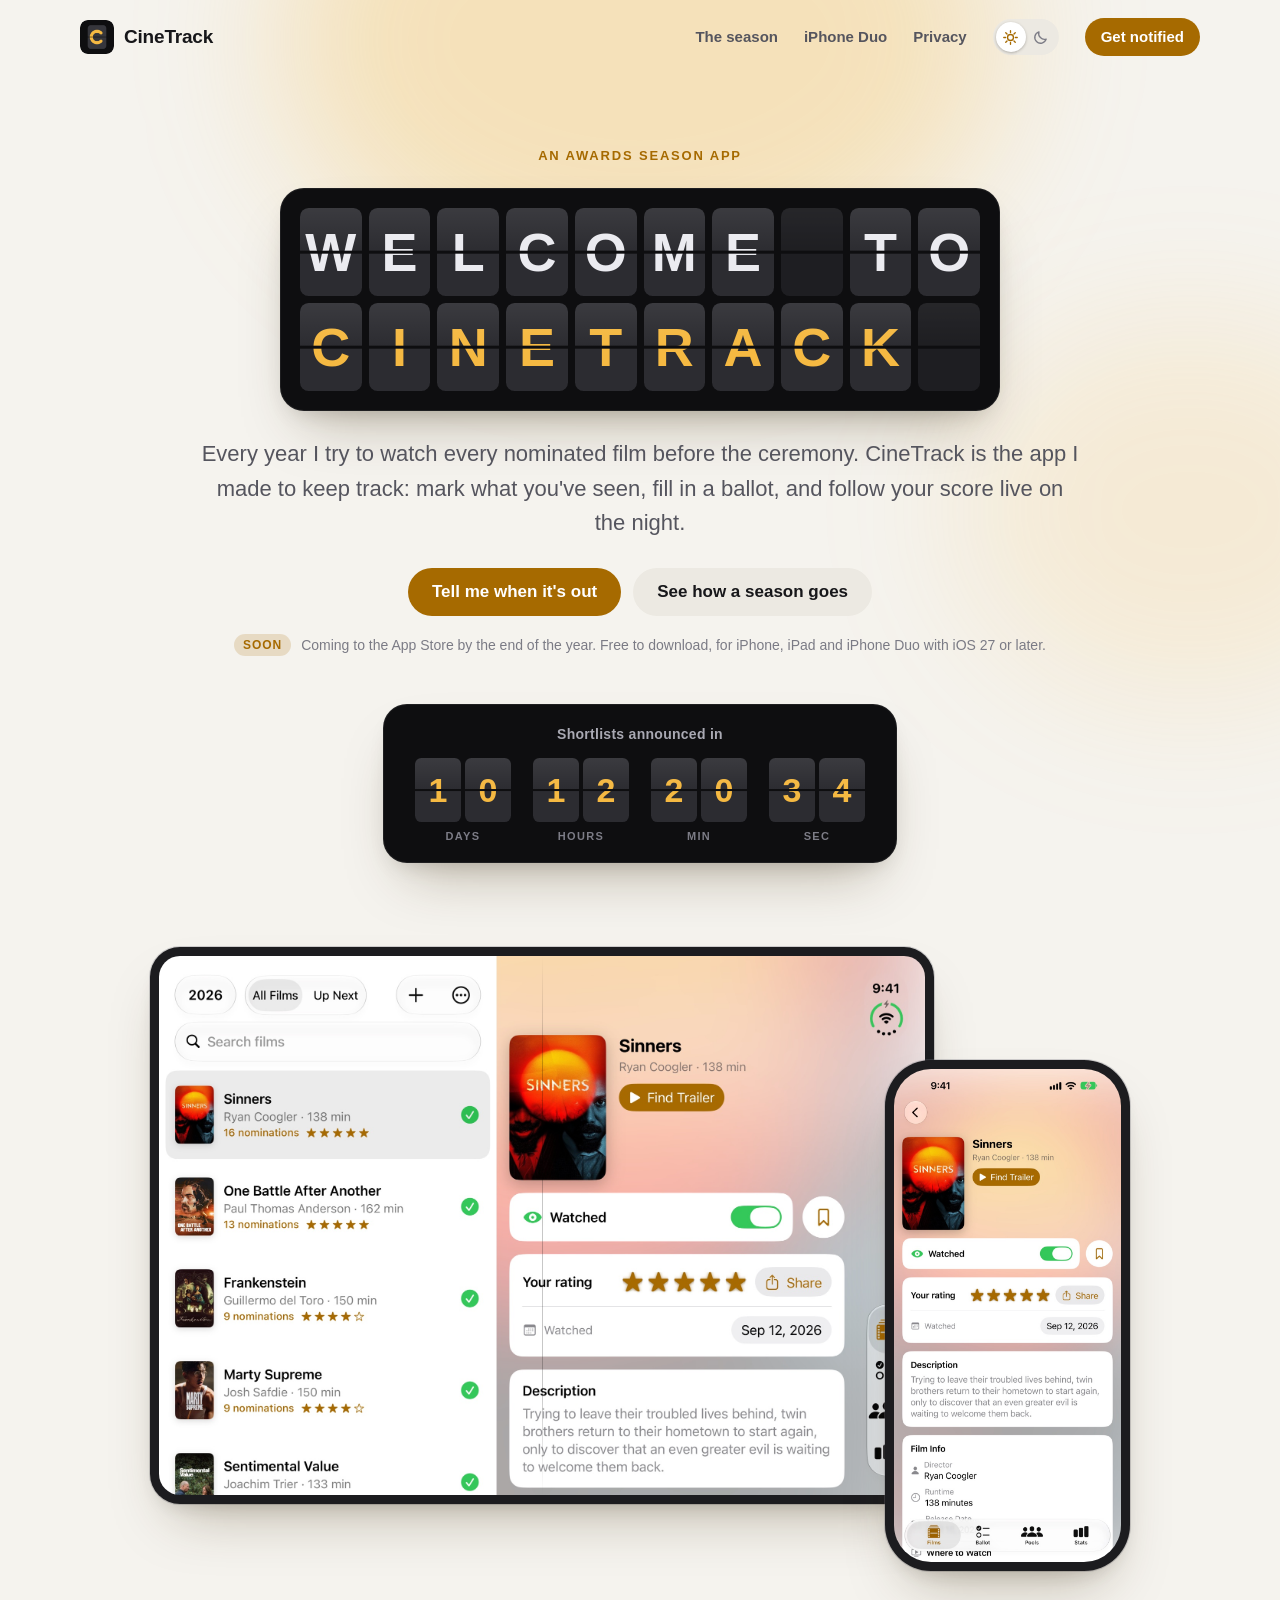
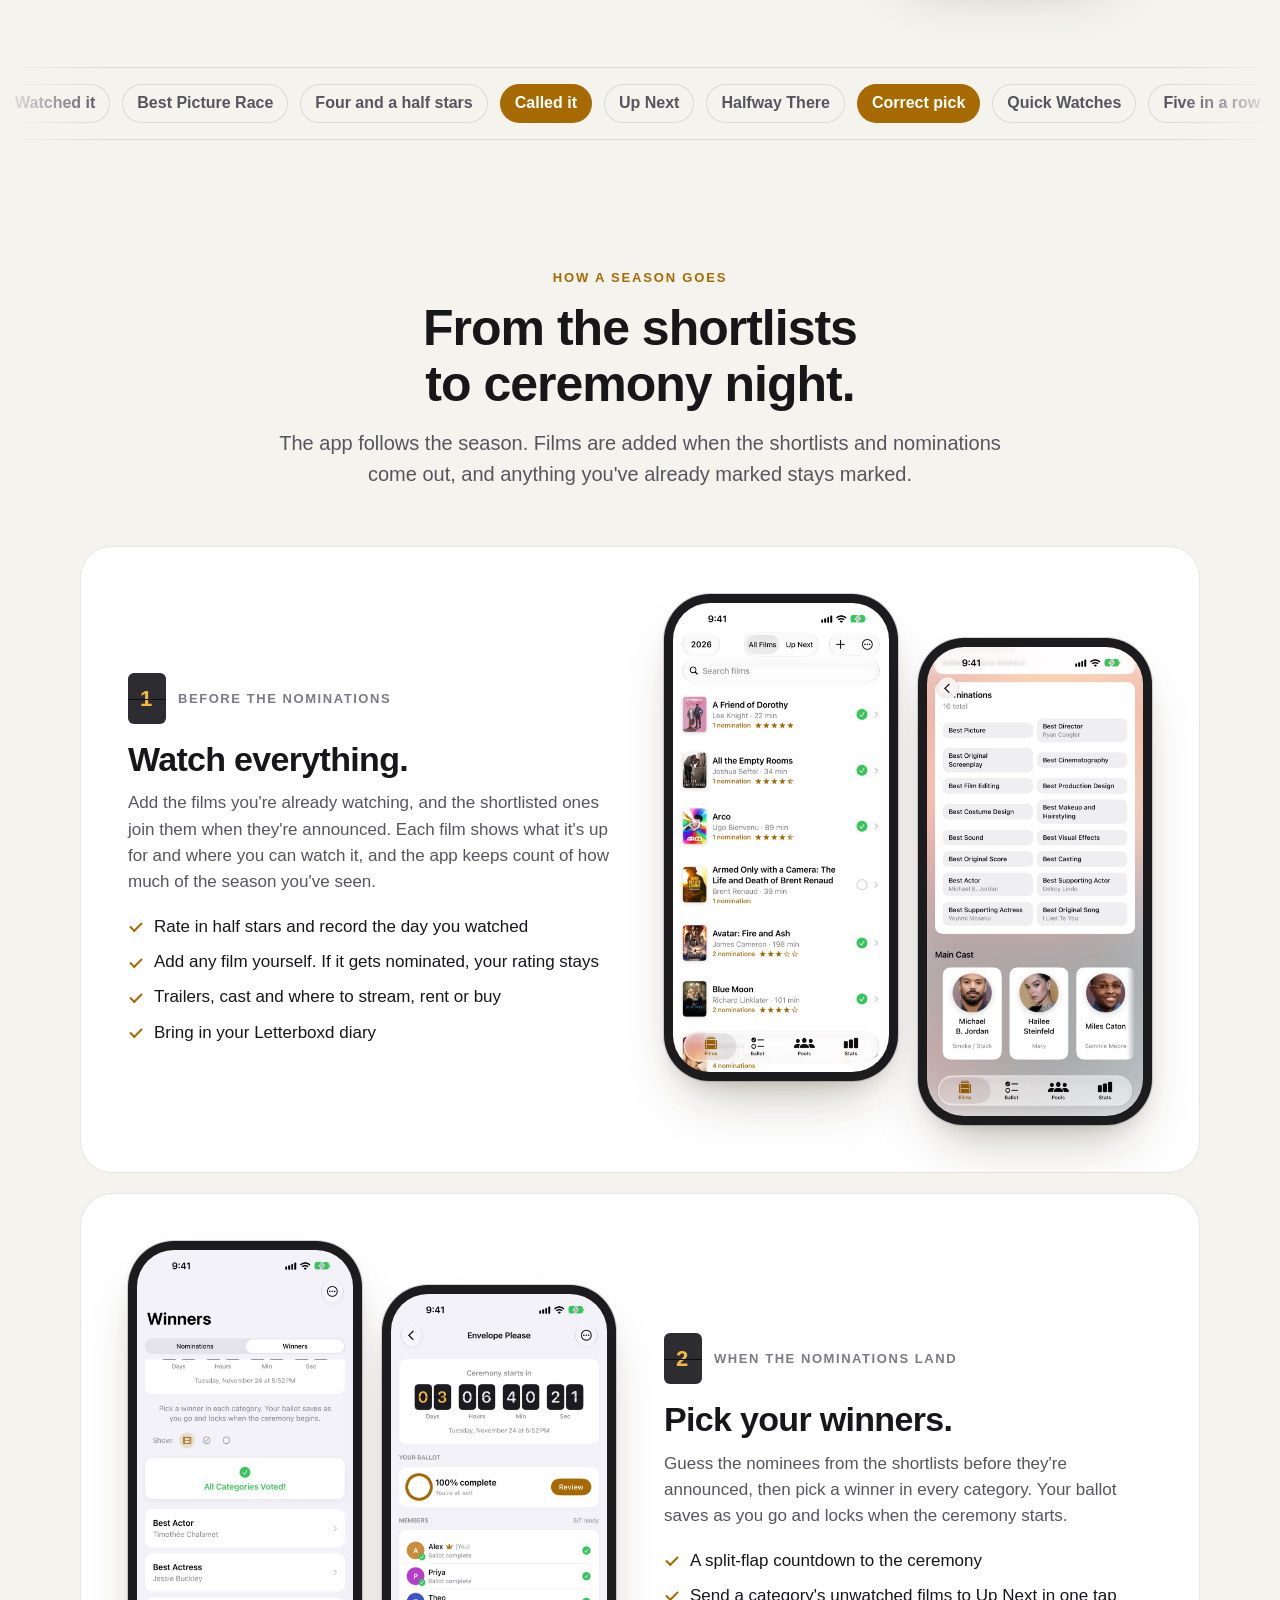
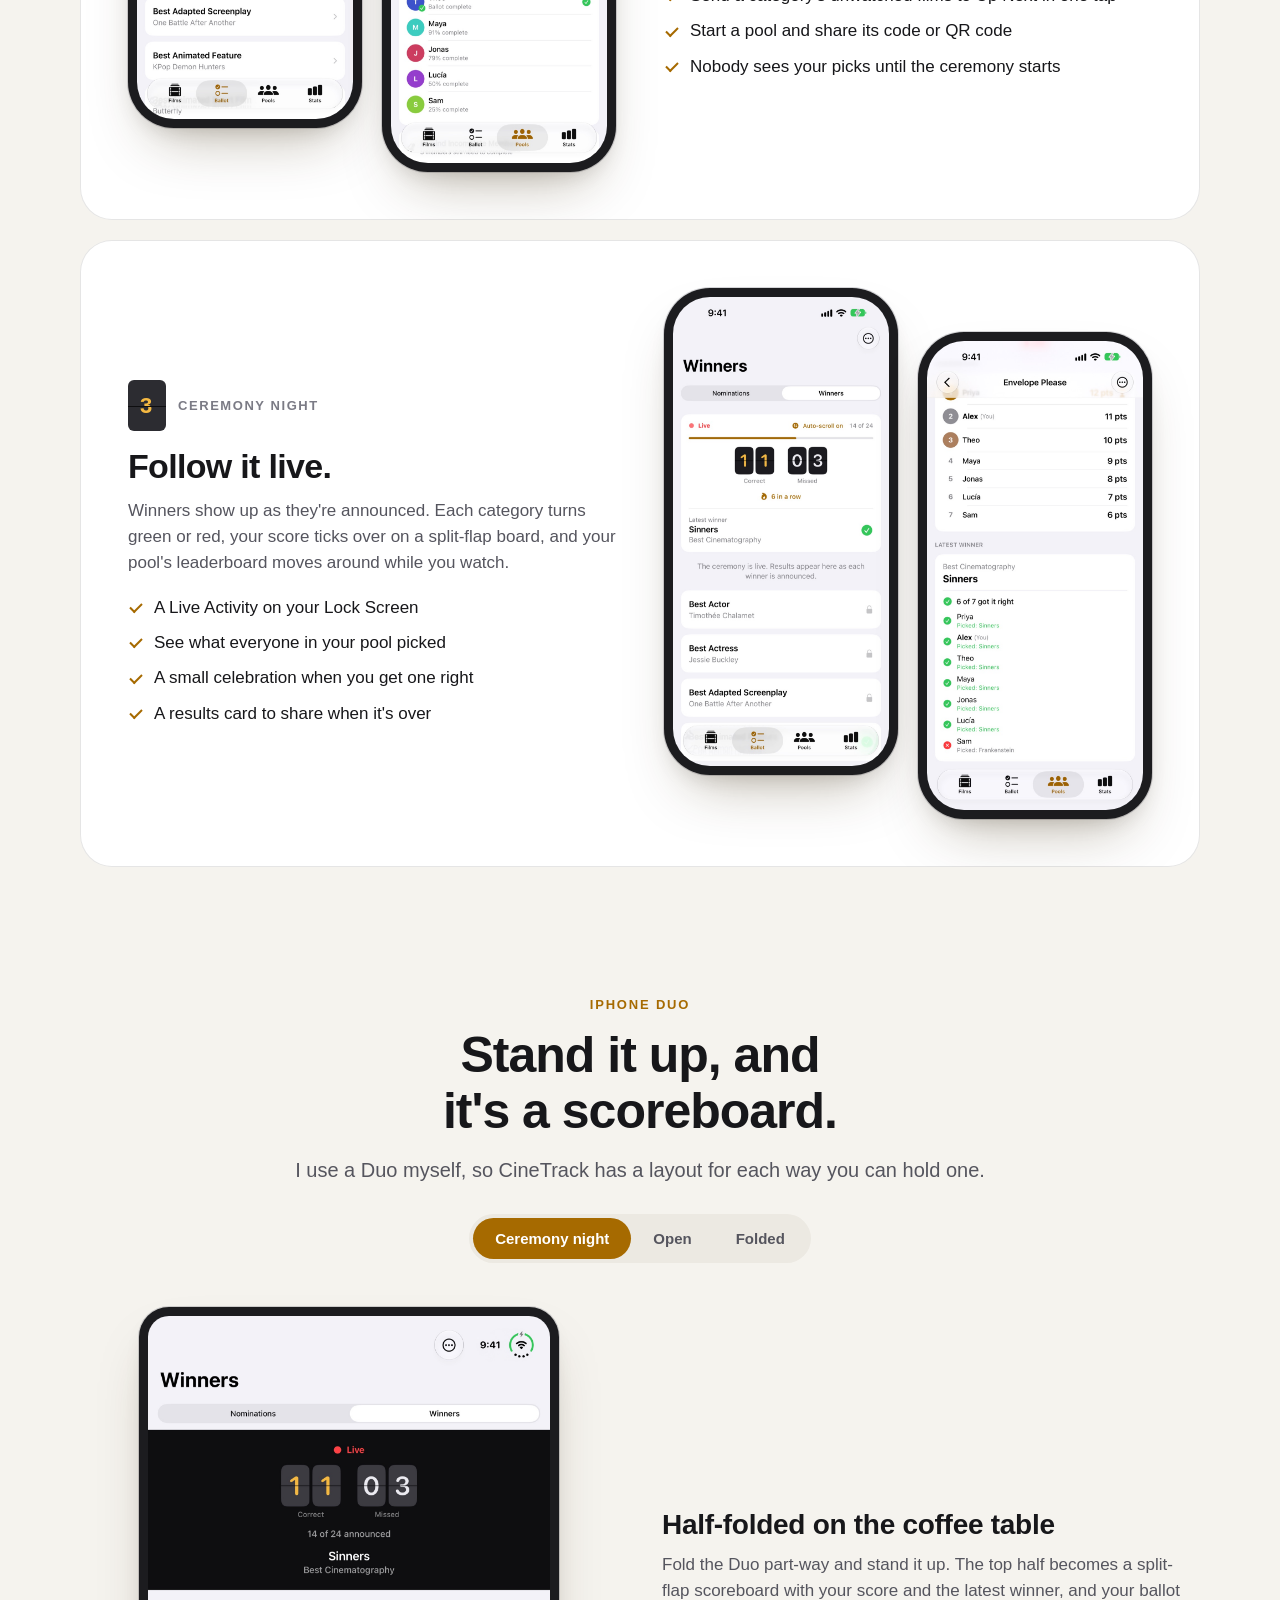
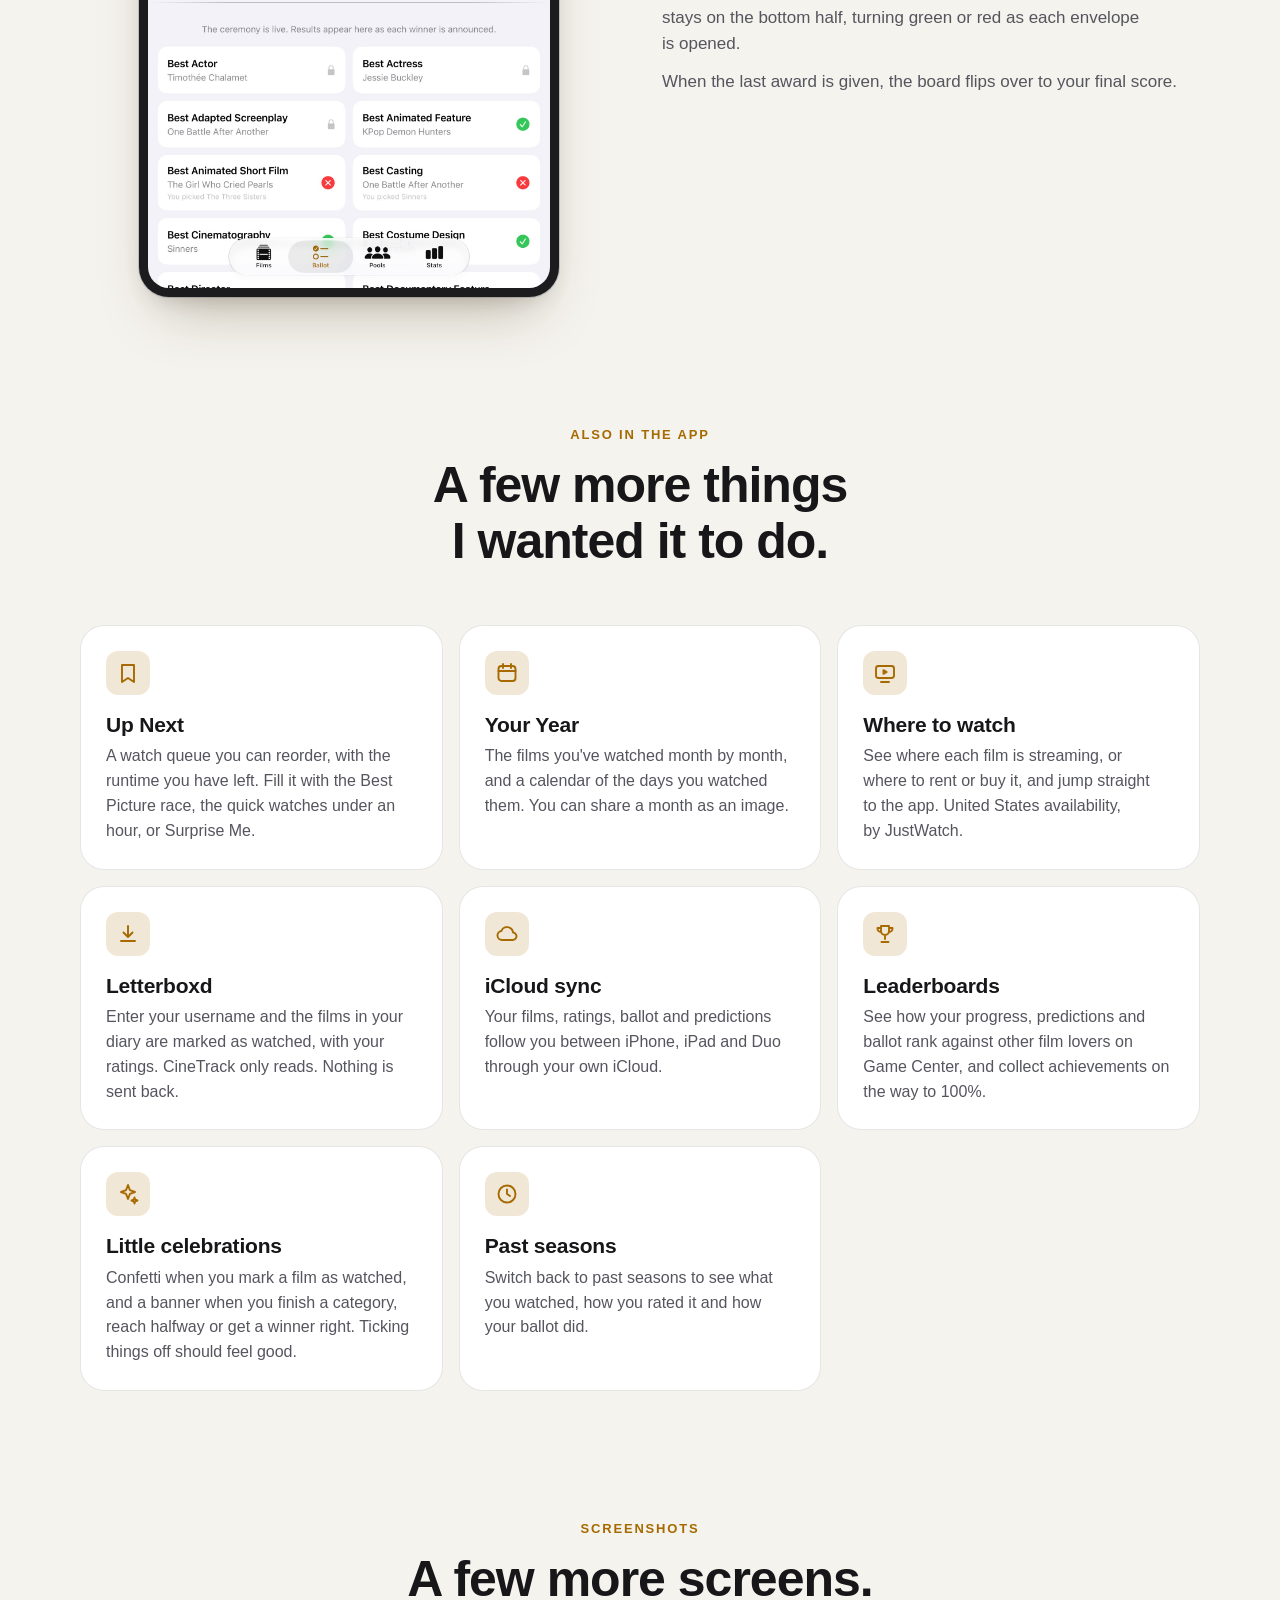
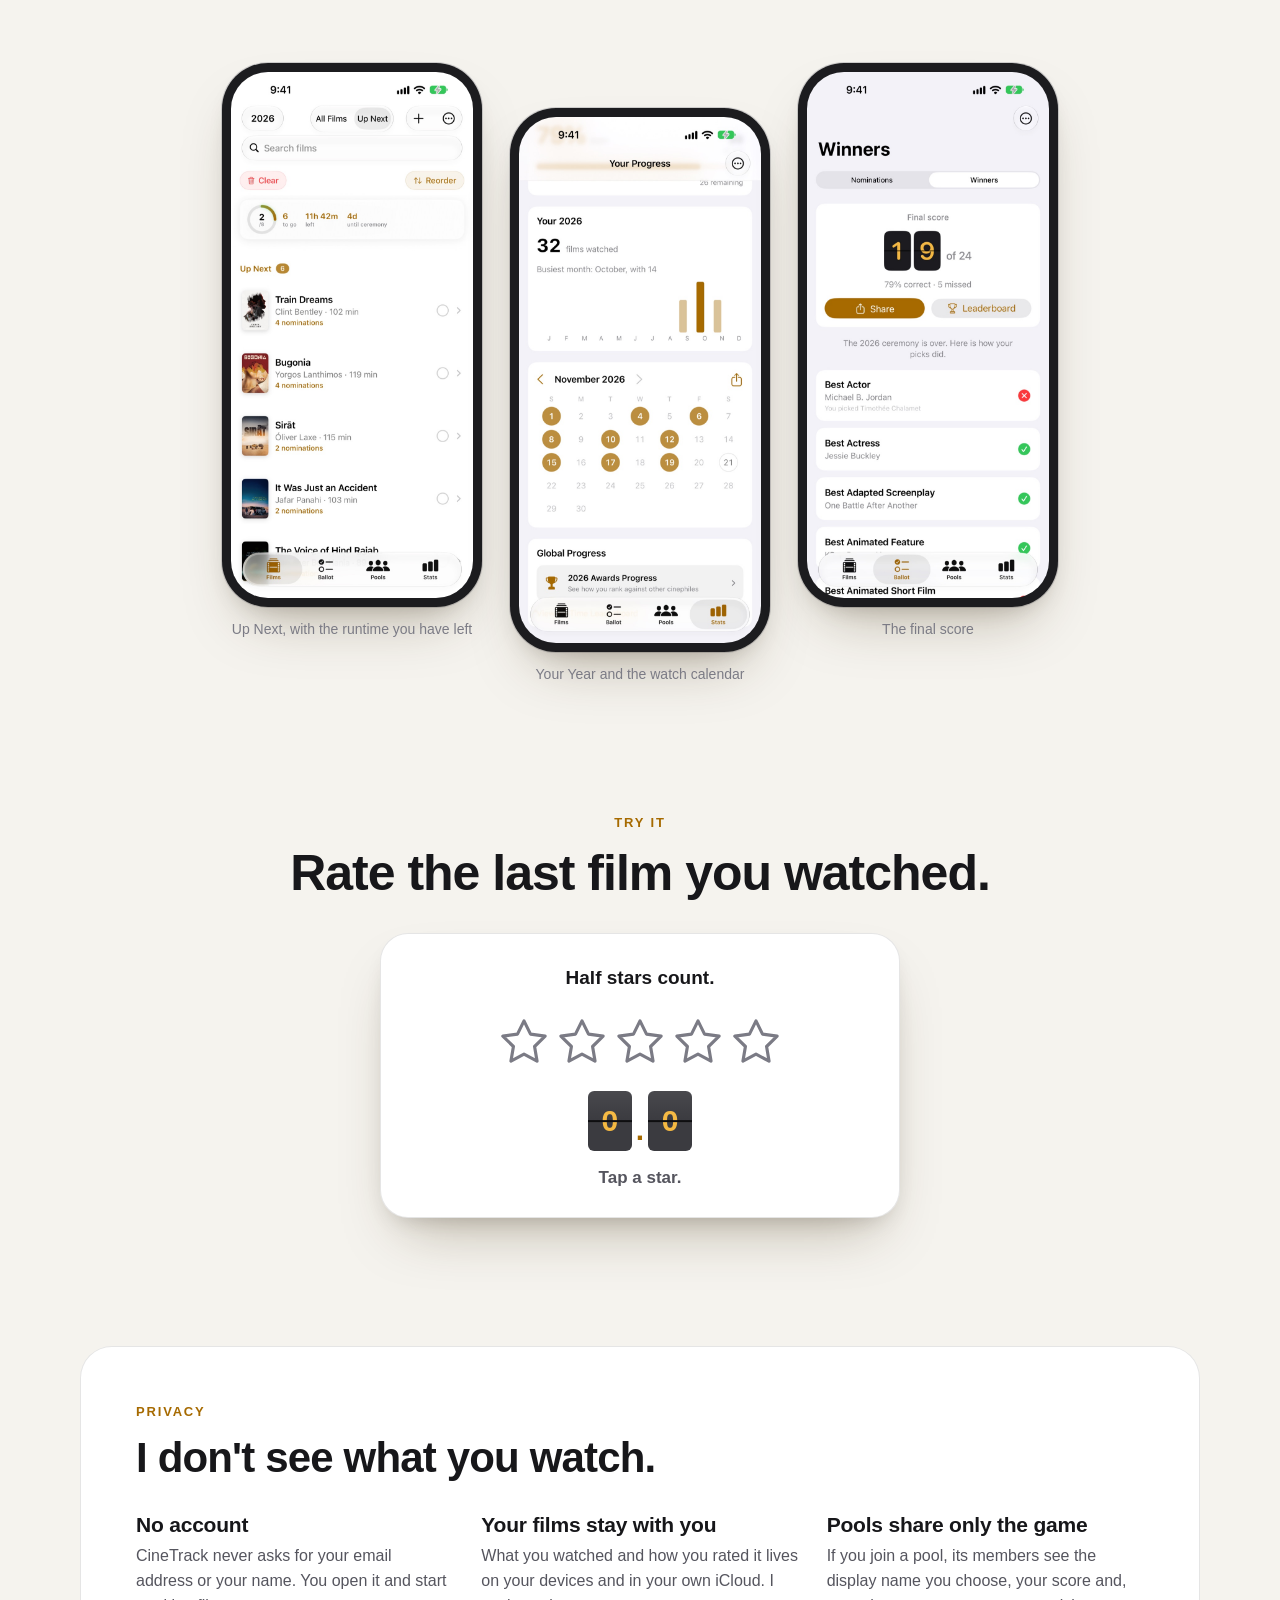
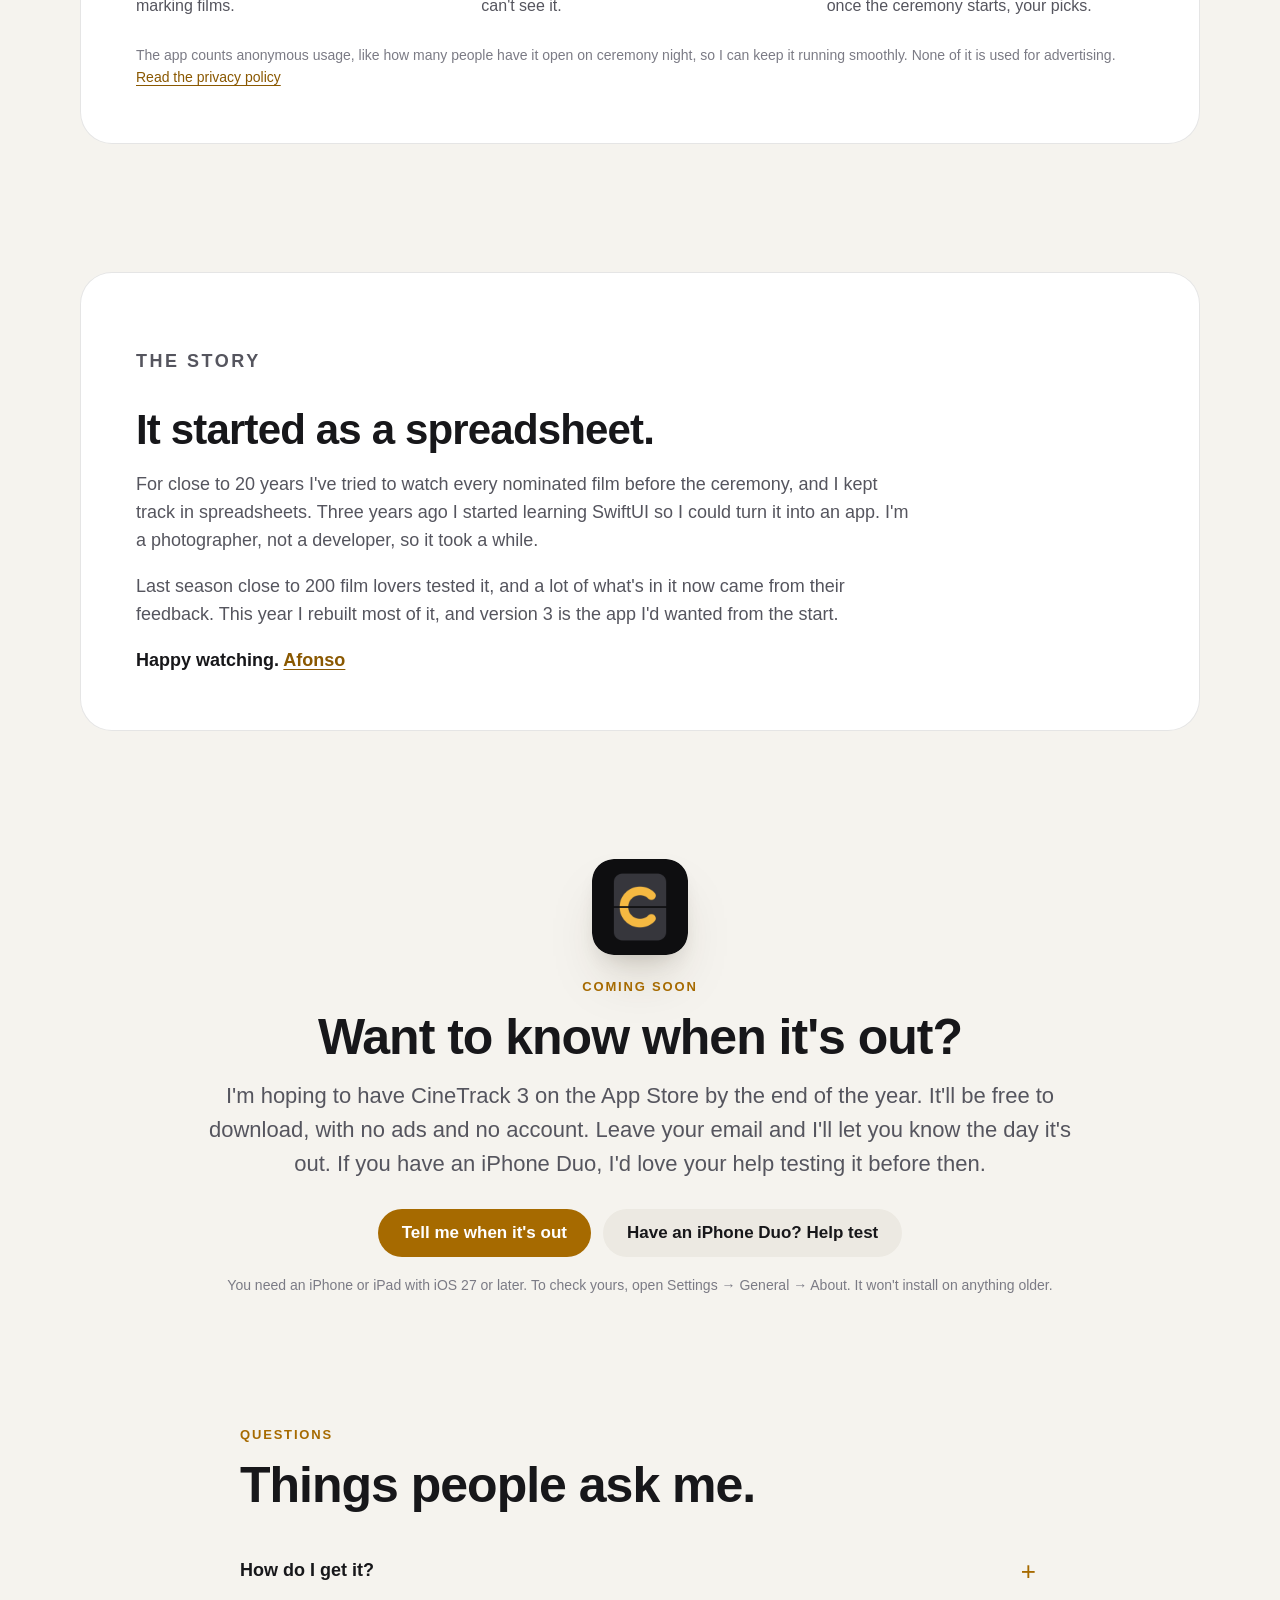
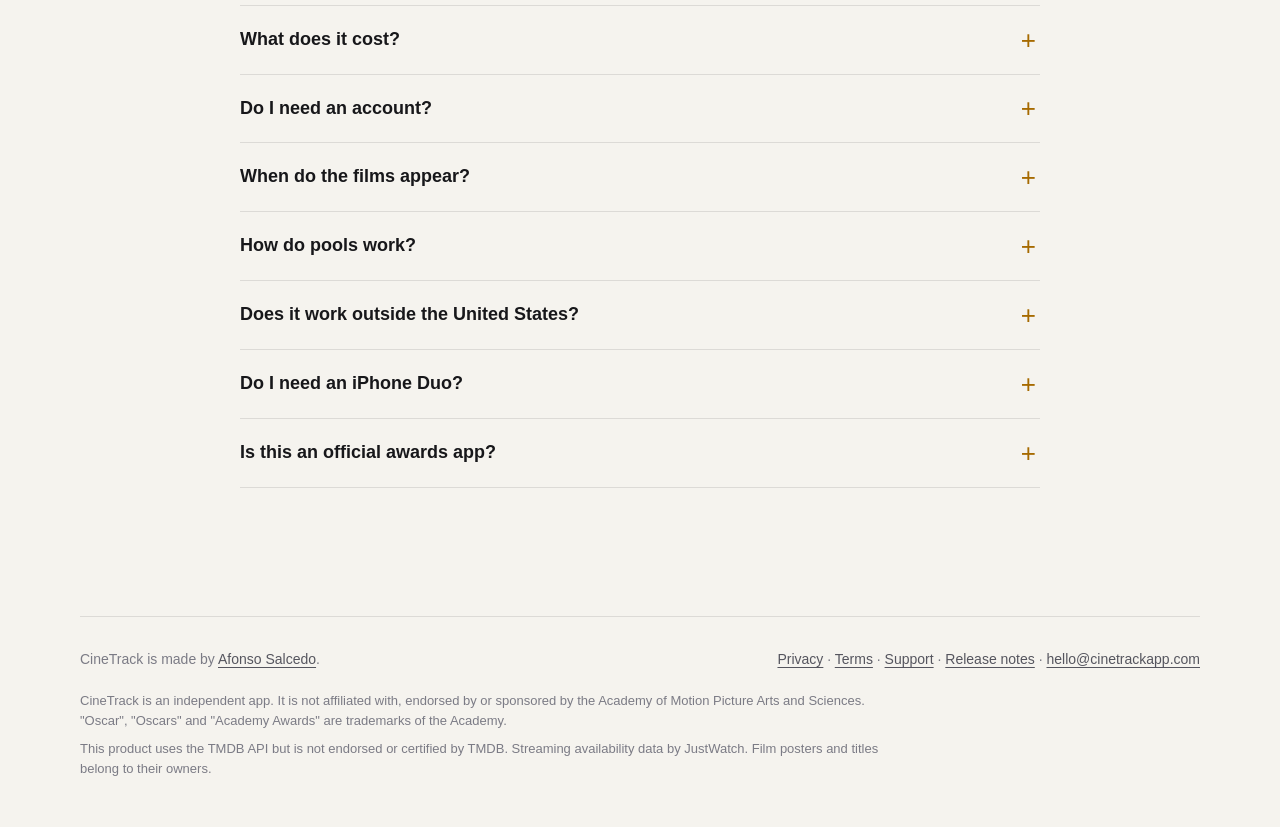
<file: index.html>
<!doctype html>
<html lang="en" class="no-js" data-theme="light">
<head>
<meta charset="utf-8">
<meta name="viewport" content="width=device-width, initial-scale=1">
<title>CineTrack — your awards season companion</title>
<meta name="description" content="Track every shortlisted and nominated film, fill in your ballot, and follow your score live on ceremony night. For iPhone, iPad and iPhone Duo.">
<meta property="og:title" content="CineTrack">
<meta property="og:description" content="An app for keeping track of awards season: the films you've seen, your ballot, and your score on ceremony night.">
<meta property="og:type" content="website">
<meta property="og:url" content="https://cinetrackapp.com/">
<meta property="og:image" content="https://cinetrackapp.com/assets/share.jpg">
<meta property="og:image:width" content="1200">
<meta property="og:image:height" content="630">
<meta property="og:image:alt" content="CineTrack: a split-flap board with a gold C.">
<meta name="twitter:card" content="summary_large_image">
<meta name="theme-color" content="#f5f3ee">
<link rel="canonical" href="https://cinetrackapp.com/">
<link rel="icon" href="favicon.ico" sizes="32x32">
<link rel="icon" href="assets/icon.svg" type="image/svg+xml">
<link rel="apple-touch-icon" href="assets/apple-touch-icon.png">
<script src="theme.js?v=202611231"></script>
<link rel="stylesheet" href="styles.css?v=202611231">
</head>
<body>
<div class="glow" aria-hidden="true"></div>
<div class="wrap">

  <header class="top">
    <a class="brand" href="./"><img src="assets/icon.png" alt="" width="34" height="34"> CineTrack</a>
    <nav>
      <a class="hide-narrow" href="#season">The season</a>
      <a class="hide-narrow" href="#duo">iPhone Duo</a>
      <a class="hide-narrow" href="#privacy">Privacy</a>
      <div class="theme-switch" role="group" aria-label="Appearance">
        <button type="button" data-theme-set="light" aria-pressed="false" aria-label="Light" title="Light"><svg viewBox="0 0 24 24" aria-hidden="true"><circle cx="12" cy="12" r="4.2"/><path d="M12 2.5v2.6M12 18.9v2.6M2.5 12h2.6M18.9 12h2.6M5.3 5.3l1.8 1.8M16.9 16.9l1.8 1.8M5.3 18.7l1.8-1.8M16.9 7.1l1.8-1.8"/></svg></button>
        <button type="button" data-theme-set="dark" aria-pressed="false" aria-label="Dark" title="Dark"><svg viewBox="0 0 24 24" aria-hidden="true"><path d="M20 14.2A8.2 8.2 0 0 1 9.8 4a8.2 8.2 0 1 0 10.2 10.2z"/></svg></button>
      </div>
      <a class="button small" href="#get">Get notified</a>
    </nav>
  </header>

  <main>
    <section class="hero" style="padding-top: clamp(28px, 6vw, 72px)">
      <p class="eyebrow">An awards season app</p>
      <h1 class="sr-only">CineTrack, an app for keeping track of awards season.</h1>
      <div class="board" data-board aria-hidden="true"></div>
      <p class="lede">Every year I try to watch every nominated film before the ceremony. CineTrack is the app I made to keep track: mark what you've seen, fill in a ballot, and follow your score live on the night.</p>
      <div class="actions">
        <a class="button" data-store="Download on the App Store" href="#invite">Tell me when it's out</a>
        <a class="button quiet" href="#season">See how a season goes</a>
      </div>
      <p class="fine"><span class="badge">Soon</span> Coming to the App Store by the end of the year. Free to download, for iPhone, iPad and iPhone Duo with iOS 27 or later.</p>

      <div class="countdown" data-countdown hidden>
        <span class="label" aria-hidden="true"></span>
        <div class="units" aria-hidden="true"></div>
        <span class="sr-only" role="status"></span>
      </div>

      <div class="stage" data-tilt>
        <div class="frame duo-open layer" data-depth="8"><picture><source data-dark srcset="assets/duo-open-films-dark.jpg" media="not all"><img src="assets/duo-open-films.jpg" alt="CineTrack on an open iPhone Duo: the list of films on the left and one film's page on the right." width="2000" height="1407"></picture></div>
        <div class="frame phone layer" data-depth="20"><picture><source data-dark srcset="assets/max-film-detail-dark.jpg" media="not all"><img src="assets/max-film-detail.jpg" alt="A film's page on iPhone, marked as watched with a five-star rating." width="780" height="1694"></picture></div>
      </div>
    </section>
  </main>
</div>

<div class="marquee" aria-hidden="true"><div class="track"><span>Watched it</span><span>Best Picture Race</span><span>Four and a half stars</span><span class="hot">Called it</span><span>Up Next</span><span>Halfway There</span><span class="hot">Correct pick</span><span>Quick Watches</span><span>Five in a row</span><span>Final Stretch</span><span>Surprise Me</span><span class="hot">Category complete</span><span>Watched it</span><span>Best Picture Race</span><span>Four and a half stars</span><span class="hot">Called it</span><span>Up Next</span><span>Halfway There</span><span class="hot">Correct pick</span><span>Quick Watches</span><span>Five in a row</span><span>Final Stretch</span><span>Surprise Me</span><span class="hot">Category complete</span></div></div>

<div class="wrap">
  <main>
    <section id="season">
      <div class="section-head reveal">
        <p class="eyebrow">How a season goes</p>
        <h2>From the shortlists to ceremony night.</h2>
        <p class="lede">The app follows the season. Films are added when the shortlists and nominations come out, and anything you've already marked stays marked.</p>
      </div>

      <div class="acts">
        <article class="act reveal">
          <div class="copy">
            <div class="when"><span class="num">1</span> Before the nominations</div>
            <h3>Watch everything.</h3>
            <p>Add the films you're already watching, and the shortlisted ones join them when they're announced. Each film shows what it's up for and where you can watch it, and the app keeps count of how much of the season you've seen.</p>
            <ul>
              <li>Rate in half stars and record the day you watched</li>
              <li>Add any film yourself. If it gets nominated, your rating stays</li>
              <li>Trailers, cast and where to stream, rent or buy</li>
              <li>Bring in your Letterboxd diary</li>
            </ul>
          </div>
          <div class="shots">
            <div class="frame phone"><picture><source data-dark srcset="assets/max-films-dark.jpg" media="not all"><img src="assets/max-films.jpg" alt="The Films tab: the season's films with posters, green ticks on the ones watched and star ratings." width="780" height="1694" loading="lazy"></picture></div>
            <div class="frame phone"><picture><source data-dark srcset="assets/max-film-detail-cast-dark.jpg" media="not all"><img src="assets/max-film-detail-cast.jpg" alt="A film's nominations, with the ones it won marked in gold, above photos of its main cast." width="780" height="1694" loading="lazy"></picture></div>
          </div>
        </article>

        <article class="act flip reveal">
          <div class="copy">
            <div class="when"><span class="num">2</span> When the nominations land</div>
            <h3>Pick your winners.</h3>
            <p>Guess the nominees from the shortlists before they're announced, then pick a winner in every category. Your ballot saves as you go and locks when the ceremony starts.</p>
            <ul>
              <li>A split-flap countdown to the ceremony</li>
              <li>Send a category's unwatched films to Up Next in one tap</li>
              <li>Start a pool and share its code or QR code</li>
              <li>Nobody sees your picks until the ceremony starts</li>
            </ul>
          </div>
          <div class="shots">
            <div class="frame phone"><picture><source data-dark srcset="assets/max-ballot-filled-dark.jpg" media="not all"><img src="assets/max-ballot-filled.jpg" alt="A finished ballot: a countdown to the ceremony, All Categories Voted, and the list of picks." width="780" height="1694" loading="lazy"></picture></div>
            <div class="frame phone"><picture><source data-dark srcset="assets/max-pool-detail-dark.jpg" media="not all"><img src="assets/max-pool-detail.jpg" alt="A pool called Envelope Please before the ceremony, showing how much of their ballot each of its seven members has filled in." width="780" height="1694" loading="lazy"></picture></div>
          </div>
        </article>

        <article class="act reveal">
          <div class="copy">
            <div class="when"><span class="num">3</span> Ceremony night</div>
            <h3>Follow it live.</h3>
            <p>Winners show up as they're announced. Each category turns green or red, your score ticks over on a split-flap board, and your pool's leaderboard moves around while you watch.</p>
            <ul>
              <li>A Live Activity on your Lock Screen</li>
              <li>See what everyone in your pool picked</li>
              <li>A small celebration when you get one right</li>
              <li>A results card to share when it's over</li>
            </ul>
          </div>
          <div class="shots">
            <div class="frame phone"><picture><source data-dark srcset="assets/max-ceremony-live-dark.jpg" media="not all"><img src="assets/max-ceremony-live.jpg" alt="The ballot during the ceremony: Live, 11 correct and 3 missed on split-flap tiles, 6 in a row, and the latest winner." width="780" height="1694" loading="lazy"></picture></div>
            <div class="frame phone"><picture><source data-dark srcset="assets/max-pool-live-picks-dark.jpg" media="not all"><img src="assets/max-pool-live-picks.jpg" alt="A pool's live leaderboard, and what each member picked for the latest winner: six of seven got it right." width="780" height="1694" loading="lazy"></picture></div>
          </div>
        </article>
      </div>
    </section>

    <section id="duo">
      <div class="section-head reveal">
        <p class="eyebrow">iPhone Duo</p>
        <h2>Stand it up, and it's a scoreboard.</h2>
        <p class="lede">I use a Duo myself, so CineTrack has a layout for each way you can hold one.</p>
        <div class="tabs" role="tablist" aria-label="iPhone Duo poses">
          <button role="tab" id="tab-laptop" aria-controls="pose-laptop" aria-selected="true">Ceremony night</button>
          <button role="tab" id="tab-open" aria-controls="pose-open" aria-selected="false" tabindex="-1">Open</button>
          <button role="tab" id="tab-folded" aria-controls="pose-folded" aria-selected="false" tabindex="-1">Folded</button>
        </div>
      </div>

      <div class="pose narrow reveal" role="tabpanel" id="pose-laptop" aria-labelledby="tab-laptop">
        <div class="view"><div class="frame duo-open tall"><picture><source data-dark srcset="assets/duo-laptop-ceremony-live-dark.jpg" media="not all"><img src="assets/duo-laptop-ceremony-live.jpg" alt="An iPhone Duo folded part-way like a small laptop during the ceremony. The upper half is a split-flap board reading Live, 11 correct, 3 missed, 14 of 24 announced. The lower half is the ballot, with a green tick or red cross on each category." width="1400" height="1990" loading="lazy"></picture></div></div>
        <div class="says">
          <h3>Half-folded on the coffee table</h3>
          <p>Fold the Duo part-way and stand it up. The top half becomes a split-flap scoreboard with your score and the latest winner, and your ballot stays on the bottom half, turning green or red as each envelope is opened.</p>
          <p>When the last award is given, the board flips over to your final score.</p>
        </div>
      </div>

      <div class="pose reveal" role="tabpanel" id="pose-open" aria-labelledby="tab-open" hidden>
        <figure><div class="frame duo-open"><picture><source data-dark srcset="assets/duo-open-films-dark.jpg" media="not all"><img src="assets/duo-open-films.jpg" alt="An open iPhone Duo: the list of films on one half and the film you tapped on the other." width="2000" height="1407" loading="lazy"></picture></div></figure>
        <div class="says">
          <h3>Opened flat</h3>
          <p>Open the Duo and the list stays on one side while the film, category or pool you tapped opens on the other, so you can work down the nominees without losing your place.</p>
          <p>On ceremony night your picks scroll on the left while the live score holds still on the right.</p>
        </div>
      </div>

      <div class="pose narrow reveal" role="tabpanel" id="pose-folded" aria-labelledby="tab-folded" hidden>
        <div class="view">
          <div class="frame duo-fold"><picture><source data-dark srcset="assets/duo-closed-films-dark.jpg" media="not all"><img src="assets/duo-closed-films.jpg" alt="The Films list on a folded iPhone Duo, with the tabs in a rail down the side." width="900" height="1309" loading="lazy"></picture></div>
          <div class="frame duo-fold"><picture><source data-dark srcset="assets/duo-closed-ceremony-live-dark.jpg" media="not all"><img src="assets/duo-closed-ceremony-live.jpg" alt="The live score on a folded iPhone Duo during the ceremony." width="900" height="1309" loading="lazy"></picture></div>
        </div>
        <div class="says">
          <h3>Folded shut</h3>
          <p>The outer screen gets the whole app, with the tabs in a rail under your thumb. Mark a film as watched on the way out of the cinema, or check the score from the kitchen.</p>
          <p>Open and close it as often as you like. You won't lose your place.</p>
        </div>
      </div>
    </section>

    <section id="features">
      <div class="section-head reveal">
        <p class="eyebrow">Also in the app</p>
        <h2>A few more things I wanted it to do.</h2>
      </div>
      <div class="grid">
        <article class="tile reveal"><div class="icon"><svg viewBox="0 0 24 24" aria-hidden="true"><path d="M6 4h12v17l-6-4-6 4z"/></svg></div><h3>Up Next</h3><p>A watch queue you can reorder, with the runtime you have left. Fill it with the Best Picture race, the quick watches under an hour, or Surprise Me.</p></article>
        <article class="tile reveal"><div class="icon"><svg viewBox="0 0 24 24" aria-hidden="true"><rect x="3.5" y="5" width="17" height="15" rx="3"/><path d="M3.5 10h17M8 3v4M16 3v4"/></svg></div><h3>Your Year</h3><p>The films you've watched month by month, and a calendar of the days you watched them. You can share a month as an image.</p></article>
        <article class="tile reveal"><div class="icon"><svg viewBox="0 0 24 24" aria-hidden="true"><rect x="3" y="5" width="18" height="12" rx="2.5"/><path d="M8 21h8M10.5 9.2v3.6l3.2-1.8z"/></svg></div><h3>Where to watch</h3><p>See where each film is streaming, or where to rent or buy it, and jump straight to the app. United States availability, by JustWatch.</p></article>
        <article class="tile reveal"><div class="icon"><svg viewBox="0 0 24 24" aria-hidden="true"><path d="M12 4v11M7.5 10.5 12 15l4.5-4.5M5 19h14"/></svg></div><h3>Letterboxd</h3><p>Enter your username and the films in your diary are marked as watched, with your ratings. CineTrack only reads. Nothing is sent back.</p></article>
        <article class="tile reveal"><div class="icon"><svg viewBox="0 0 24 24" aria-hidden="true"><path d="M7 18a4.5 4.5 0 0 1-.6-8.96A6 6 0 0 1 18 10.5a3.75 3.75 0 0 1-.5 7.5z"/></svg></div><h3>iCloud sync</h3><p>Your films, ratings, ballot and predictions follow you between iPhone, iPad and Duo through your own iCloud.</p></article>
        <article class="tile reveal"><div class="icon"><svg viewBox="0 0 24 24" aria-hidden="true"><path d="M8 4h8v5a4 4 0 0 1-8 0zM8 6H4.5a3.5 3.5 0 0 0 3.6 4M16 6h3.5a3.5 3.5 0 0 1-3.6 4M12 13v4M8.5 20h7"/></svg></div><h3>Leaderboards</h3><p>See how your progress, predictions and ballot rank against other film lovers on Game Center, and collect achievements on the way to 100%.</p></article>
        <article class="tile reveal"><div class="icon"><svg viewBox="0 0 24 24" aria-hidden="true"><path d="M12 3l1.9 5.1L19 10l-5.1 1.9L12 17l-1.9-5.1L5 10l5.1-1.9zM18.5 15.5l.8 2.2 2.2.8-2.2.8-.8 2.2-.8-2.2-2.2-.8 2.2-.8z"/></svg></div><h3>Little celebrations</h3><p>Confetti when you mark a film as watched, and a banner when you finish a category, reach halfway or get a winner right. Ticking things off should feel good.</p></article>
        <article class="tile reveal"><div class="icon"><svg viewBox="0 0 24 24" aria-hidden="true"><circle cx="12" cy="12" r="8.5"/><path d="M12 7.5V12l3 2"/></svg></div><h3>Past seasons</h3><p>Switch back to past seasons to see what you watched, how you rated it and how your ballot did.</p></article>
      </div>
    </section>

    <section class="gallery">
      <div class="section-head reveal">
        <p class="eyebrow">Screenshots</p>
        <h2>A few more screens.</h2>
      </div>
      <div class="shots three reveal">
        <figure><div class="frame phone"><picture><source data-dark srcset="assets/max-upnext-dark.jpg" media="not all"><img src="assets/max-upnext.jpg" alt="Up Next: two of eight watched, six to go, the runtime left and the days until the ceremony, above the queue." width="780" height="1694" loading="lazy"></picture></div><figcaption>Up Next, with the runtime you have left</figcaption></figure>
        <figure><div class="frame phone"><picture><source data-dark srcset="assets/max-stats-year-dark.jpg" media="not all"><img src="assets/max-stats-year.jpg" alt="Your Year: 32 films watched, bars for each month and a calendar of watch days." width="780" height="1694" loading="lazy"></picture></div><figcaption>Your Year and the watch calendar</figcaption></figure>
        <figure><div class="frame phone"><picture><source data-dark srcset="assets/max-results-dark.jpg" media="not all"><img src="assets/max-results.jpg" alt="Final score: 19 of 24, 79% correct, with buttons to share and see the leaderboard." width="780" height="1694" loading="lazy"></picture></div><figcaption>The final score</figcaption></figure>
      </div>
    </section>

    <section class="rate reveal">
      <div class="section-head">
        <p class="eyebrow">Try it</p>
        <h2>Rate the last film you watched.</h2>
      </div>
      <div class="rate-card">
        <p class="q">Half stars count.</p>
        <div><div class="stars" data-stars role="slider" tabindex="0" aria-label="Your rating" aria-valuemin="0.5" aria-valuemax="5" aria-valuenow="0" aria-valuetext="Not rated yet"><svg viewBox="0 0 24 24" aria-hidden="true"><defs><clipPath id="star0"><rect data-fill x="0" y="0" width="0" height="24"/></clipPath></defs><path class="empty" d="M12 2.6l2.9 5.9 6.5.9-4.7 4.6 1.1 6.5L12 17.4l-5.8 3.1 1.1-6.5L2.6 9.4l6.5-.9z"/><path class="full" d="M12 2.6l2.9 5.9 6.5.9-4.7 4.6 1.1 6.5L12 17.4l-5.8 3.1 1.1-6.5L2.6 9.4l6.5-.9z" clip-path="url(#star0)"/></svg><svg viewBox="0 0 24 24" aria-hidden="true"><defs><clipPath id="star1"><rect data-fill x="0" y="0" width="0" height="24"/></clipPath></defs><path class="empty" d="M12 2.6l2.9 5.9 6.5.9-4.7 4.6 1.1 6.5L12 17.4l-5.8 3.1 1.1-6.5L2.6 9.4l6.5-.9z"/><path class="full" d="M12 2.6l2.9 5.9 6.5.9-4.7 4.6 1.1 6.5L12 17.4l-5.8 3.1 1.1-6.5L2.6 9.4l6.5-.9z" clip-path="url(#star1)"/></svg><svg viewBox="0 0 24 24" aria-hidden="true"><defs><clipPath id="star2"><rect data-fill x="0" y="0" width="0" height="24"/></clipPath></defs><path class="empty" d="M12 2.6l2.9 5.9 6.5.9-4.7 4.6 1.1 6.5L12 17.4l-5.8 3.1 1.1-6.5L2.6 9.4l6.5-.9z"/><path class="full" d="M12 2.6l2.9 5.9 6.5.9-4.7 4.6 1.1 6.5L12 17.4l-5.8 3.1 1.1-6.5L2.6 9.4l6.5-.9z" clip-path="url(#star2)"/></svg><svg viewBox="0 0 24 24" aria-hidden="true"><defs><clipPath id="star3"><rect data-fill x="0" y="0" width="0" height="24"/></clipPath></defs><path class="empty" d="M12 2.6l2.9 5.9 6.5.9-4.7 4.6 1.1 6.5L12 17.4l-5.8 3.1 1.1-6.5L2.6 9.4l6.5-.9z"/><path class="full" d="M12 2.6l2.9 5.9 6.5.9-4.7 4.6 1.1 6.5L12 17.4l-5.8 3.1 1.1-6.5L2.6 9.4l6.5-.9z" clip-path="url(#star3)"/></svg><svg viewBox="0 0 24 24" aria-hidden="true"><defs><clipPath id="star4"><rect data-fill x="0" y="0" width="0" height="24"/></clipPath></defs><path class="empty" d="M12 2.6l2.9 5.9 6.5.9-4.7 4.6 1.1 6.5L12 17.4l-5.8 3.1 1.1-6.5L2.6 9.4l6.5-.9z"/><path class="full" d="M12 2.6l2.9 5.9 6.5.9-4.7 4.6 1.1 6.5L12 17.4l-5.8 3.1 1.1-6.5L2.6 9.4l6.5-.9z" clip-path="url(#star4)"/></svg></div></div>
        <div><div class="score" aria-hidden="true"><div class="flap"><span>0</span></div><span class="dot">.</span><div class="flap"><span>0</span></div></div></div>
        <p class="verdict" aria-live="polite">Tap a star.</p>
      </div>
    </section>

    <section class="panel reveal" id="privacy" style="padding-top: clamp(28px, 5vw, 56px)">
      <p class="eyebrow">Privacy</p>
      <h2>I don't see what you watch.</h2>
      <div class="cols">
        <div><h3>No account</h3><p>CineTrack never asks for your email address or your name. You open it and start marking films.</p></div>
        <div><h3>Your films stay with you</h3><p>What you watched and how you rated it lives on your devices and in your own iCloud. I can't see it.</p></div>
        <div><h3>Pools share only the game</h3><p>If you join a pool, its members see the display name you choose, your score and, once the ceremony starts, your picks.</p></div>
      </div>
      <p class="fine" style="margin-top: 26px">The app counts anonymous usage, like how many people have it open on ceremony night, so I can keep it running smoothly. None of it is used for advertising. <a href="privacy.html">Read the privacy policy</a></p>
    </section>

    <section class="panel reveal" id="story" style="padding-top: clamp(28px, 5vw, 56px)">
      <div class="story">
        <p class="eyebrow">The story</p>
        <h2>It started as a spreadsheet.</h2>
        <p>For close to 20 years I've tried to watch every nominated film before the ceremony, and I kept track in spreadsheets. Three years ago I started learning SwiftUI so I could turn it into an app. I'm a photographer, not a developer, so it took a while.</p>
        <p>Last season close to 200 film lovers tested it, and a lot of what's in it now came from their feedback. This year I rebuilt most of it, and version 3 is the app I'd wanted from the start.</p>
        <p class="sign">Happy watching. <a href="https://afonso.me" rel="noopener">Afonso</a></p>
      </div>
    </section>

    <section class="get reveal" id="get">
      <img class="icon" src="assets/icon.png" alt="" width="96" height="96" loading="lazy">
      <p class="eyebrow">Coming soon</p>
      <h2 style="margin-top: 12px">Want to know when it's out?</h2>
      <p class="lede">I'm hoping to have CineTrack 3 on the App Store by the end of the year. It'll be free to download, with no ads and no account. Leave your email and I'll let you know the day it's out. If you have an iPhone Duo, I'd love your help testing it before then.</p>
      <div class="actions">
        <a class="button" data-store="Download on the App Store" href="#invite">Tell me when it's out</a>
        <a class="button quiet" href="#invite" data-open-invite data-duo-tester>Have an iPhone Duo? Help test</a>
      </div>
      <p class="fine">You need an iPhone or iPad with iOS 27 or later. To check yours, open Settings → General → About. It won't install on anything older.</p>
    </section>

    <section class="faq reveal" id="faq">
      <p class="eyebrow">Questions</p>
      <h2>Things people ask me.</h2>
      <div style="margin-top: 24px">
        <details><summary>How do I get it?</summary><p>CineTrack 3 should be on the App Store by the end of the year. Leave your email with the button above and I'll let you know the day it's out. You need iOS 27 or later.</p></details>
        <details><summary>What does it cost?</summary><p>CineTrack is free to download, with no ads. Tracking films, your ballot, pools with friends, and the winners and final scores are all included. An optional Season Pass, a one-time purchase and not a subscription, will add live results on ceremony night. I haven't set its price yet.</p></details>
        <details><summary>Do I need an account?</summary><p>No. To play in a pool you choose a display name, and that is all anyone sees.</p></details>
        <details><summary>When do the films appear?</summary><p>You can add films yourself at any time. Shortlisted films arrive when the shortlists are announced, and the nominees when the nominations are. The app offers the new list as soon as it's ready, and keeps everything you'd already marked.</p></details>
        <details><summary>How do pools work?</summary><p>Once nominations are out, create a pool and share its code. Friends join with the code, everyone fills in a ballot, and on ceremony night the pool's leaderboard shows who got the most winners right. Pools are free and just for fun, and no money changes hands between players.</p></details>
        <details><summary>Does it work outside the United States?</summary><p>Yes. Everything works everywhere except Where to Watch, which only shows what's available in the United States for now.</p></details>
        <details><summary>Do I need an iPhone Duo?</summary><p>No. It's a complete app on any iPhone or iPad with iOS 27 or later. It just makes good use of the Duo if you have one.</p></details>
        <details><summary>Is this an official awards app?</summary><p>No. CineTrack is an independent app that I make on my own, and it isn't affiliated with the Academy or any other awards body.</p></details>
      </div>
    </section>
  </main>

  <footer>
    <div class="row">
      <span>CineTrack is made by <a href="https://afonso.me" rel="noopener">Afonso Salcedo</a>.</span>
      <span><a href="privacy.html">Privacy</a> · <a href="terms.html">Terms</a> · <a href="support.html">Support</a> · <a href="release-notes.html">Release notes</a> · <a href="mailto:hello@cinetrackapp.com">hello@cinetrackapp.com</a></span>
    </div>
    <div class="legal">
      <p>CineTrack is an independent app. It is not affiliated with, endorsed by or sponsored by the Academy of Motion Picture Arts and Sciences. "Oscar", "Oscars" and "Academy Awards" are trademarks of the Academy.</p>
      <p>This product uses the TMDB API but is not endorsed or certified by TMDB. Streaming availability data by JustWatch. Film posters and titles belong to their owners.</p>
    </div>
  </footer>
</div>
<dialog id="invite" aria-labelledby="invite-title">
  <form id="invite-form" method="dialog" novalidate>
    <div class="dialog-head">
      <h2 id="invite-title">Tell me when it's out</h2>
      <button class="close" type="button" data-close-invite aria-label="Close">×</button>
    </div>
    <p class="dialog-lede">Fill this in and the email is written for you to send. I'll let you know the day CineTrack is on the App Store, and now and then after that if there's news.</p>
    <label>Name <small>optional</small><input name="name" autocomplete="name"></label>
    <label>Email<input name="email" type="email" autocomplete="email" inputmode="email" required></label>
    <fieldset>
      <legend>Devices you'd use it on</legend>
      <label class="tick"><input type="checkbox" name="devices" value="iPhone"> iPhone</label>
      <label class="tick"><input type="checkbox" name="devices" value="iPhone Duo"> iPhone Duo</label>
      <label class="tick"><input type="checkbox" name="devices" value="iPad"> iPad</label>
    </fieldset>
    <label class="tick consent"><input type="checkbox" name="duotest"> <span>I have an iPhone Duo and would like to help test before launch. <small>Testing is through Apple's TestFlight, so give the email on your Apple Account. Beta software can have bugs.</small></span></label>
    <label>Anything else? <small>optional</small><textarea name="note" rows="2" maxlength="600" placeholder="How you follow awards season, who you'd play a pool with…"></textarea></label>
    <p class="form-error" id="invite-error" role="alert" hidden></p>
    <p class="how">Next you choose how to send it: Gmail, your Mail app, or copy and paste. Nothing is sent until you do.</p>
    <div class="dialog-actions">
      <button class="button quiet" type="button" data-close-invite>Cancel</button>
      <button class="button" type="submit">Continue</button>
    </div>
    <p class="fine">I'll only use your email for CineTrack news, a few times a year, and I'll delete it whenever you ask. CineTrack needs iOS or iPadOS 27 or later. See the <a href="privacy.html" target="_blank" rel="noopener">privacy policy</a>.</p>
  </form>
  <div id="invite-done" hidden>
    <div class="dialog-head">
      <h2>Last step: send it.</h2>
      <button class="close" type="button" data-close-invite aria-label="Close">×</button>
    </div>
    <p class="dialog-lede">Your request is written. Choose how you'd like to send it.</p>
    <div class="send-ways">
      <a class="button" id="invite-gmail" target="_blank" rel="noopener">Open in Gmail</a>
      <a class="button" id="invite-mail">Open in Mail app</a>
      <button class="button quiet" type="button" id="invite-copy-button">Copy the email</button>
    </div>
    <p class="fine" id="invite-hint">Copying? Paste it into a new email to <a id="invite-address"></a>. This is what will be sent:</p>
    <textarea id="invite-copy" readonly rows="9" aria-label="Your request, ready to copy"></textarea>
    <div class="dialog-actions">
      <button class="button quiet" type="button" data-edit-invite>Back</button>
      <button class="button quiet" type="button" data-close-invite>Done</button>
    </div>
  </div>
</dialog>
<script src="site.js?v=202611232"></script>
</body>
</html>
</file>
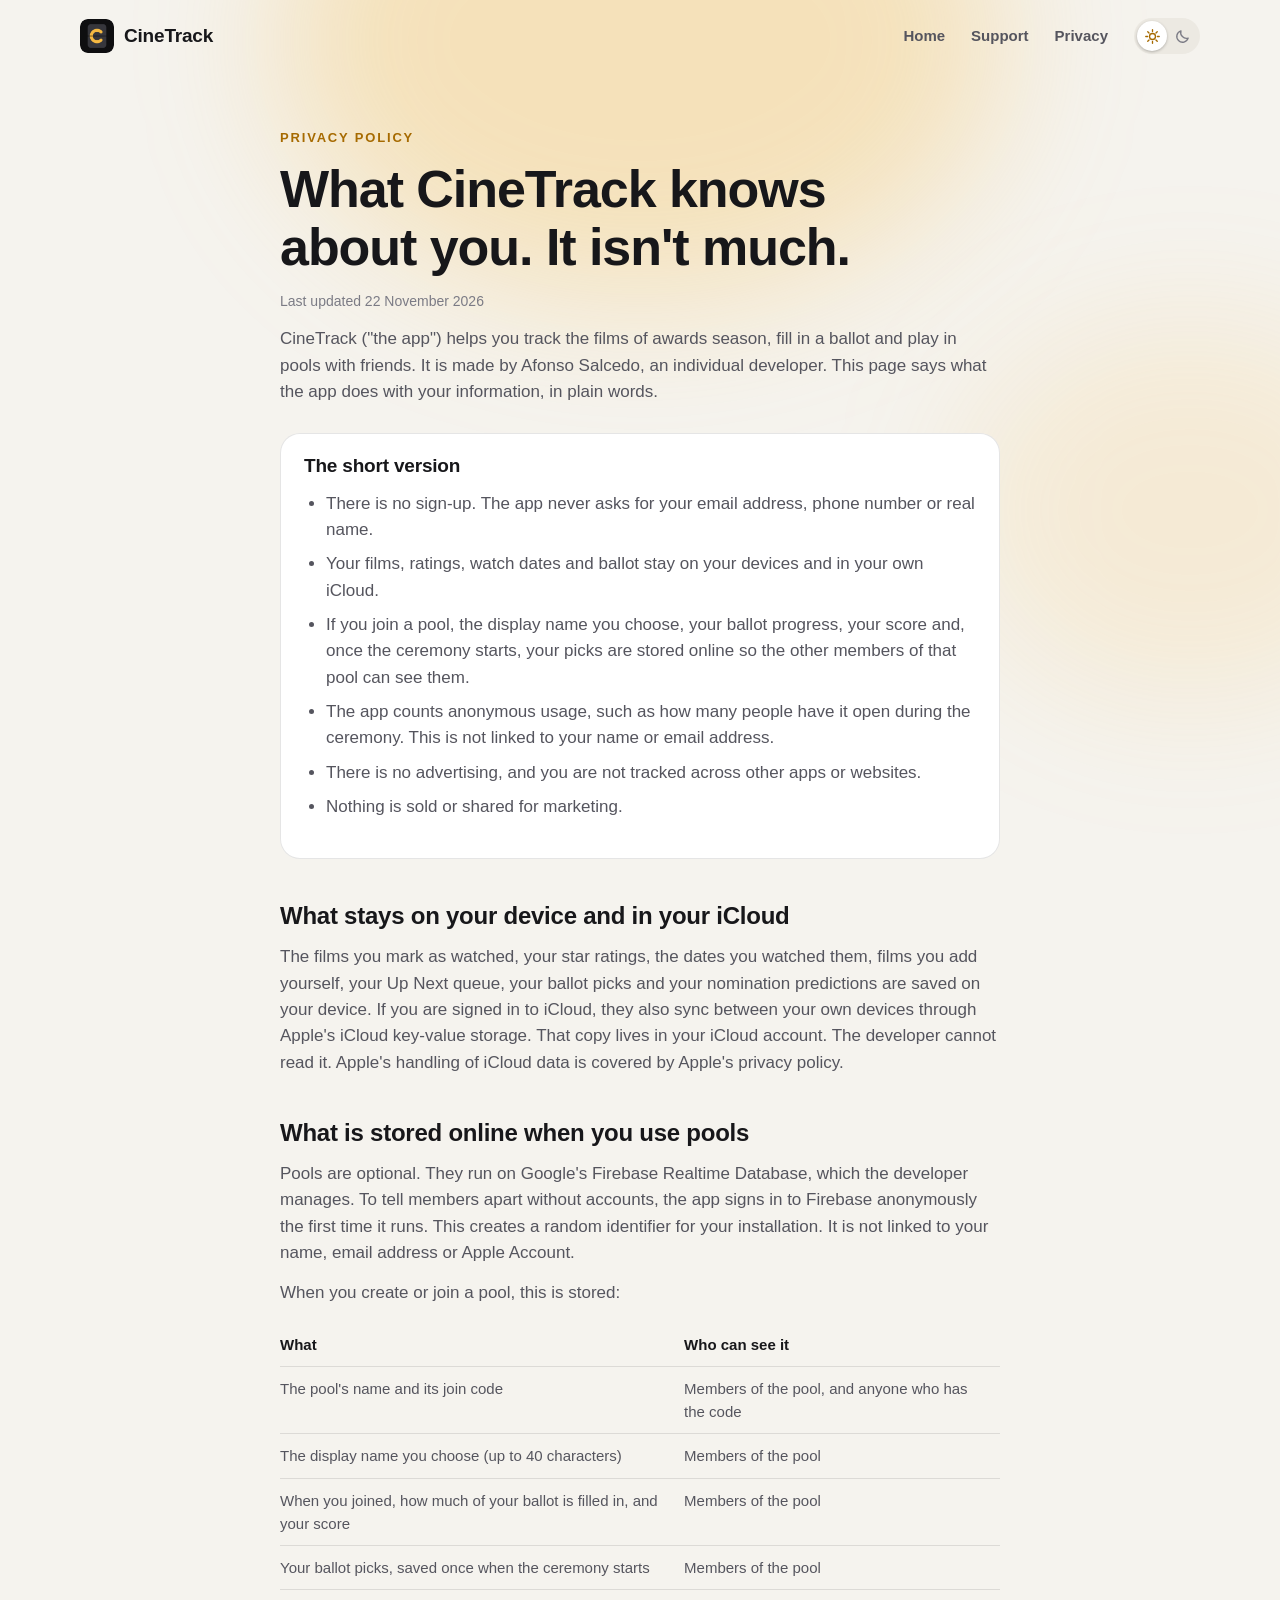
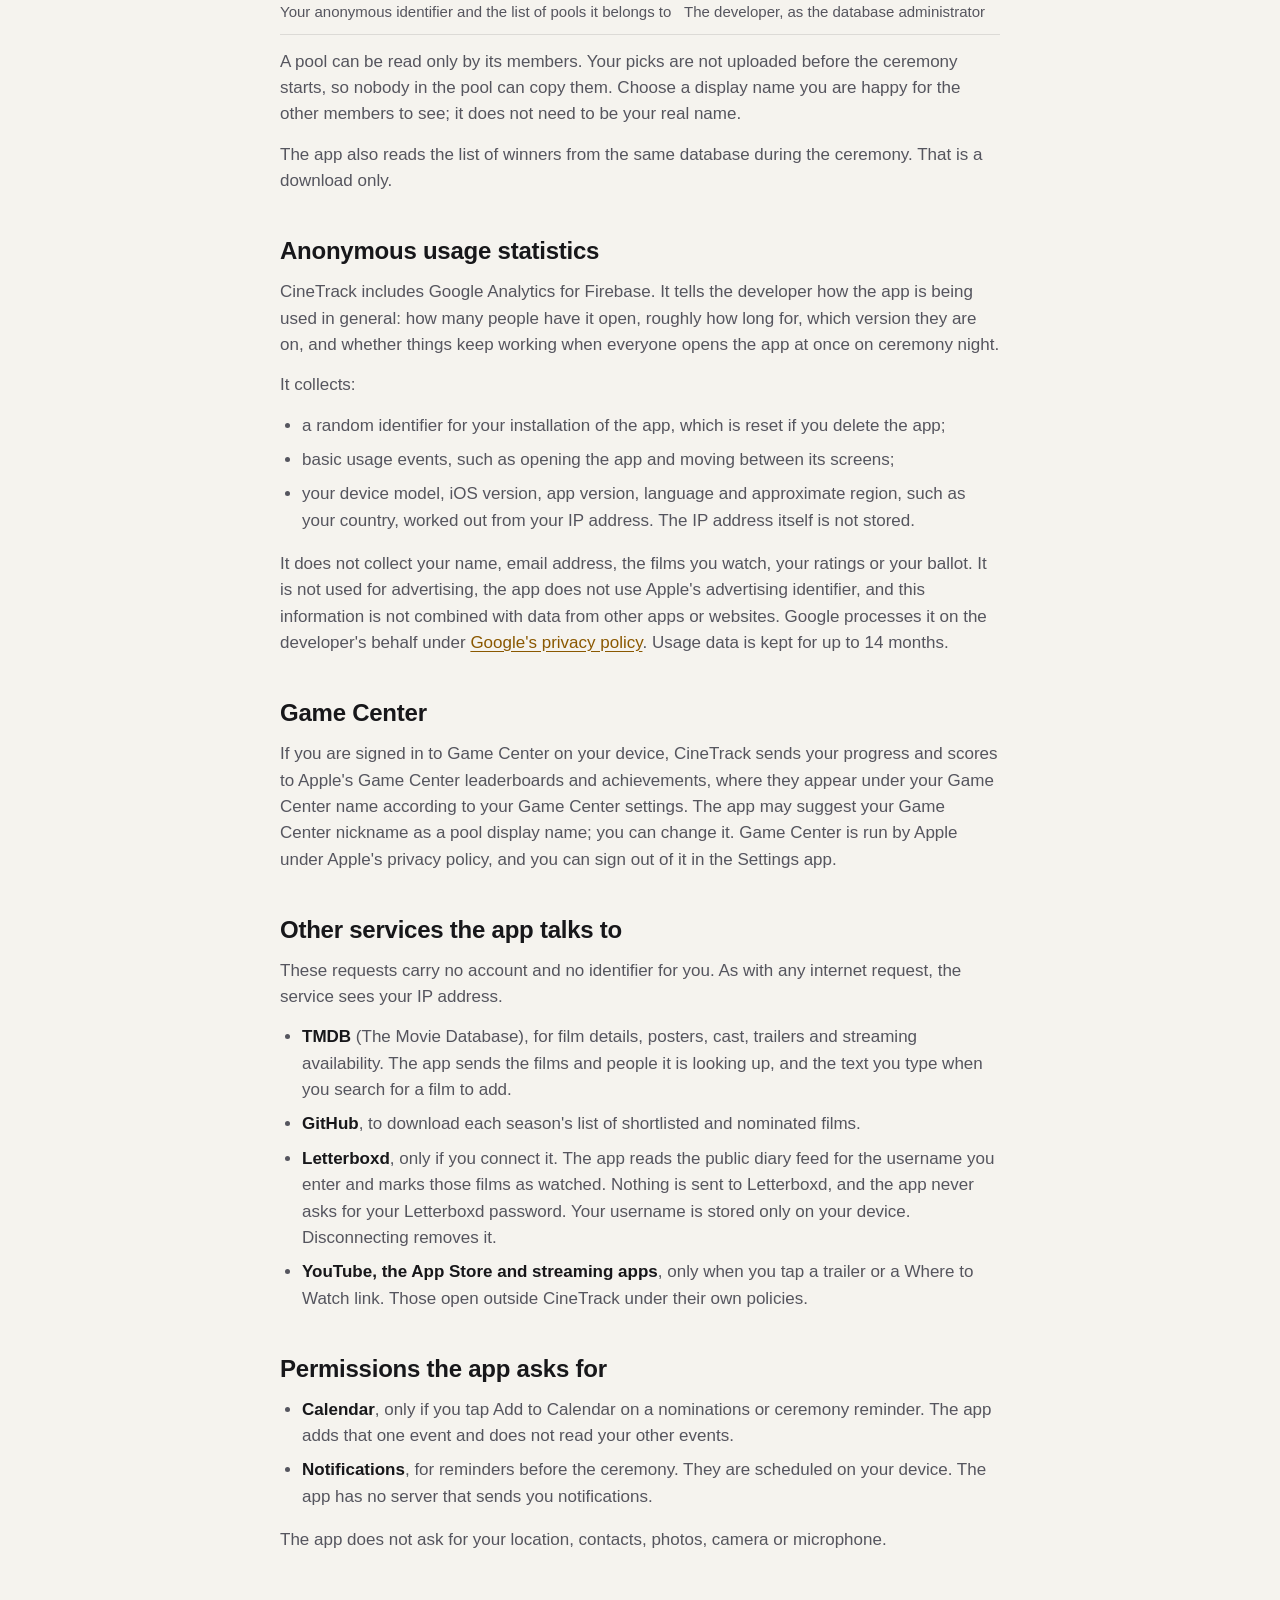
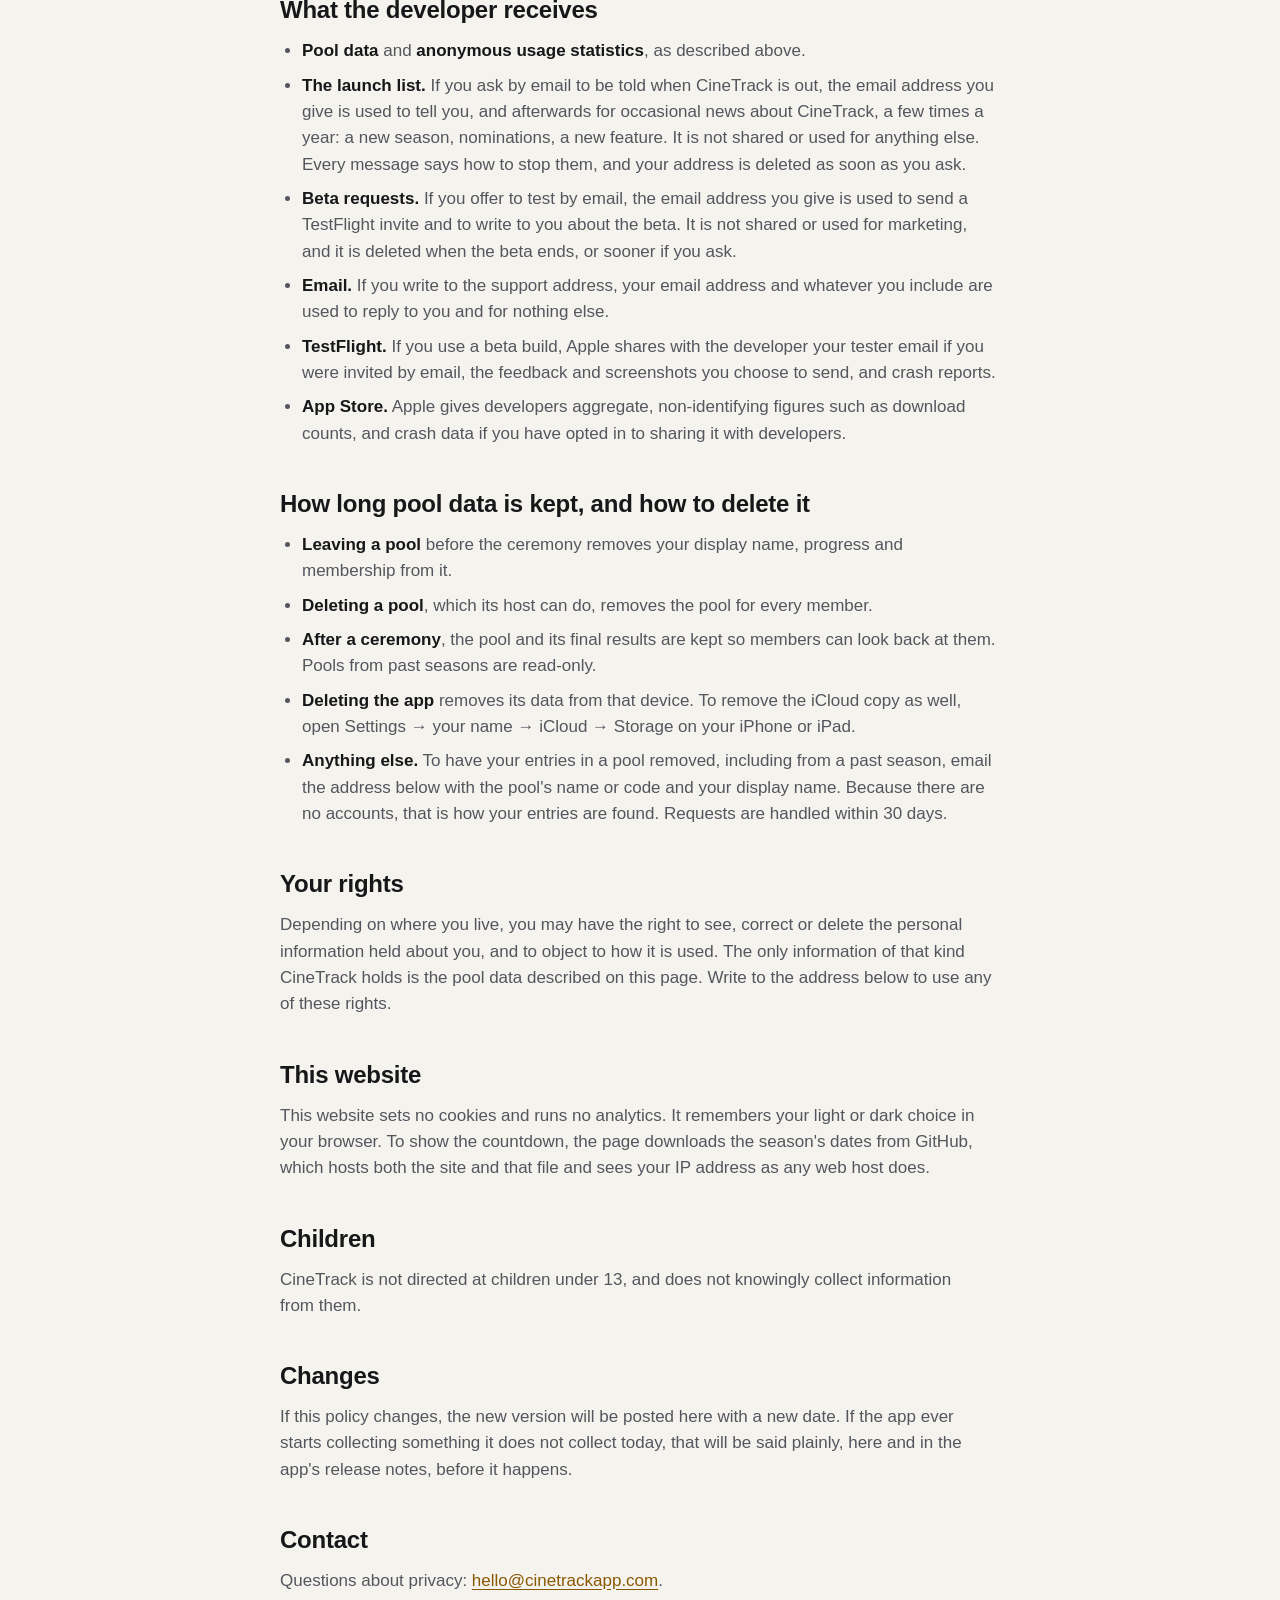
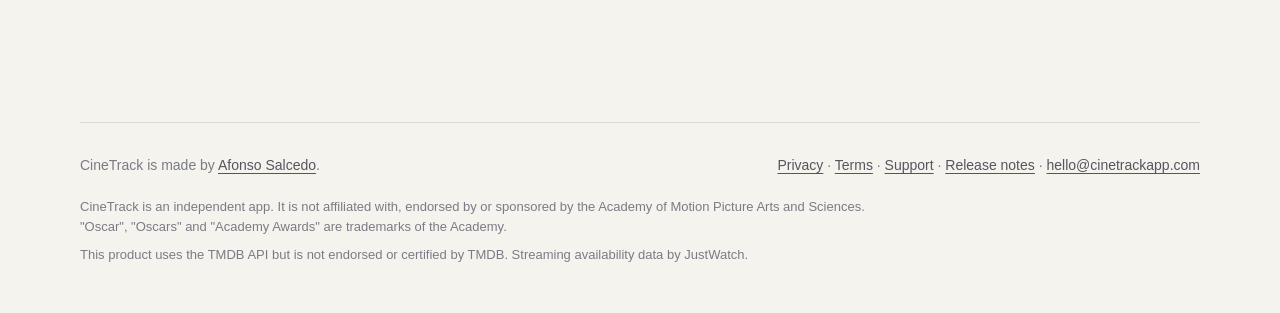
<file: privacy.html>
<!doctype html>
<html lang="en" class="no-js" data-theme="light">
<head>
<meta charset="utf-8">
<meta name="viewport" content="width=device-width, initial-scale=1">
<title>Privacy policy — CineTrack</title>
<meta name="description" content="What CineTrack stores, where it goes and how to delete it. No accounts, no ads, no tracking.">
<meta property="og:title" content="Privacy policy — CineTrack">
<meta property="og:description" content="What CineTrack stores, where it goes and how to delete it. No accounts, no ads, no tracking.">
<meta property="og:type" content="website">
<meta property="og:image" content="https://cinetrackapp.com/assets/share.jpg">
<meta name="theme-color" content="#f5f3ee">
<link rel="canonical" href="https://cinetrackapp.com/privacy">
<link rel="icon" href="favicon.ico" sizes="32x32">
<link rel="icon" href="assets/icon.svg" type="image/svg+xml">
<link rel="apple-touch-icon" href="assets/apple-touch-icon.png">
<script src="theme.js?v=202611231"></script>
<link rel="stylesheet" href="styles.css?v=202611231">
</head>
<body>
<div class="glow" aria-hidden="true"></div>
<div class="wrap">
  <header class="top">
    <a class="brand" href="./"><img src="assets/icon.png" alt="" width="34" height="34"> CineTrack</a>
    <nav>
      <a class="hide-narrow" href="./">Home</a>
      <a class="hide-narrow" href="support.html">Support</a>
      <a class="hide-narrow" href="privacy.html">Privacy</a>
      <div class="theme-switch" role="group" aria-label="Appearance">
        <button type="button" data-theme-set="light" aria-pressed="false" aria-label="Light" title="Light"><svg viewBox="0 0 24 24" aria-hidden="true"><circle cx="12" cy="12" r="4.2"/><path d="M12 2.5v2.6M12 18.9v2.6M2.5 12h2.6M18.9 12h2.6M5.3 5.3l1.8 1.8M16.9 16.9l1.8 1.8M5.3 18.7l1.8-1.8M16.9 7.1l1.8-1.8"/></svg></button>
        <button type="button" data-theme-set="dark" aria-pressed="false" aria-label="Dark" title="Dark"><svg viewBox="0 0 24 24" aria-hidden="true"><path d="M20 14.2A8.2 8.2 0 0 1 9.8 4a8.2 8.2 0 1 0 10.2 10.2z"/></svg></button>
      </div>
    </nav>
  </header>
  <main class="doc">
    <p class="eyebrow">Privacy policy</p>
    <h1>What CineTrack knows about you. It isn't much.</h1>
    <p class="updated">Last updated 22 November 2026</p>
    <p>CineTrack ("the app") helps you track the films of awards season, fill in a ballot and play in pools with friends. It is made by Afonso Salcedo, an individual developer. This page says what the app does with your information, in plain words.</p>

    <div class="summary">
      <h2>The short version</h2>
      <ul>
        <li>There is no sign-up. The app never asks for your email address, phone number or real name.</li>
        <li>Your films, ratings, watch dates and ballot stay on your devices and in your own iCloud.</li>
        <li>If you join a pool, the display name you choose, your ballot progress, your score and, once the ceremony starts, your picks are stored online so the other members of that pool can see them.</li>
        <li>The app counts anonymous usage, such as how many people have it open during the ceremony. This is not linked to your name or email address.</li>
        <li>There is no advertising, and you are not tracked across other apps or websites.</li>
        <li>Nothing is sold or shared for marketing.</li>
      </ul>
    </div>

    <h2>What stays on your device and in your iCloud</h2>
    <p>The films you mark as watched, your star ratings, the dates you watched them, films you add yourself, your Up Next queue, your ballot picks and your nomination predictions are saved on your device. If you are signed in to iCloud, they also sync between your own devices through Apple's iCloud key-value storage. That copy lives in your iCloud account. The developer cannot read it. Apple's handling of iCloud data is covered by Apple's privacy policy.</p>

    <h2>What is stored online when you use pools</h2>
    <p>Pools are optional. They run on Google's Firebase Realtime Database, which the developer manages. To tell members apart without accounts, the app signs in to Firebase anonymously the first time it runs. This creates a random identifier for your installation. It is not linked to your name, email address or Apple Account.</p>
    <p>When you create or join a pool, this is stored:</p>
    <div class="table-scroll">
    <table>
      <tr><th>What</th><th>Who can see it</th></tr>
      <tr><td>The pool's name and its join code</td><td>Members of the pool, and anyone who has the code</td></tr>
      <tr><td>The display name you choose (up to 40 characters)</td><td>Members of the pool</td></tr>
      <tr><td>When you joined, how much of your ballot is filled in, and your score</td><td>Members of the pool</td></tr>
      <tr><td>Your ballot picks, saved once when the ceremony starts</td><td>Members of the pool</td></tr>
      <tr><td>Your anonymous identifier and the list of pools it belongs to</td><td>The developer, as the database administrator</td></tr>
    </table>
    </div>
    <p>A pool can be read only by its members. Your picks are not uploaded before the ceremony starts, so nobody in the pool can copy them. Choose a display name you are happy for the other members to see; it does not need to be your real name.</p>
    <p>The app also reads the list of winners from the same database during the ceremony. That is a download only.</p>

    <h2>Anonymous usage statistics</h2>
    <p>CineTrack includes Google Analytics for Firebase. It tells the developer how the app is being used in general: how many people have it open, roughly how long for, which version they are on, and whether things keep working when everyone opens the app at once on ceremony night.</p>
    <p>It collects:</p>
    <ul>
      <li>a random identifier for your installation of the app, which is reset if you delete the app;</li>
      <li>basic usage events, such as opening the app and moving between its screens;</li>
      <li>your device model, iOS version, app version, language and approximate region, such as your country, worked out from your IP address. The IP address itself is not stored.</li>
    </ul>
    <p>It does not collect your name, email address, the films you watch, your ratings or your ballot. It is not used for advertising, the app does not use Apple's advertising identifier, and this information is not combined with data from other apps or websites. Google processes it on the developer's behalf under <a href="https://policies.google.com/privacy" rel="noopener">Google's privacy policy</a>. Usage data is kept for up to 14 months.</p>

    <h2>Game Center</h2>
    <p>If you are signed in to Game Center on your device, CineTrack sends your progress and scores to Apple's Game Center leaderboards and achievements, where they appear under your Game Center name according to your Game Center settings. The app may suggest your Game Center nickname as a pool display name; you can change it. Game Center is run by Apple under Apple's privacy policy, and you can sign out of it in the Settings app.</p>

    <h2>Other services the app talks to</h2>
    <p>These requests carry no account and no identifier for you. As with any internet request, the service sees your IP address.</p>
    <ul>
      <li><strong>TMDB</strong> (The Movie Database), for film details, posters, cast, trailers and streaming availability. The app sends the films and people it is looking up, and the text you type when you search for a film to add.</li>
      <li><strong>GitHub</strong>, to download each season's list of shortlisted and nominated films.</li>
      <li><strong>Letterboxd</strong>, only if you connect it. The app reads the public diary feed for the username you enter and marks those films as watched. Nothing is sent to Letterboxd, and the app never asks for your Letterboxd password. Your username is stored only on your device. Disconnecting removes it.</li>
      <li><strong>YouTube, the App Store and streaming apps</strong>, only when you tap a trailer or a Where to Watch link. Those open outside CineTrack under their own policies.</li>
    </ul>

    <h2>Permissions the app asks for</h2>
    <ul>
      <li><strong>Calendar</strong>, only if you tap Add to Calendar on a nominations or ceremony reminder. The app adds that one event and does not read your other events.</li>
      <li><strong>Notifications</strong>, for reminders before the ceremony. They are scheduled on your device. The app has no server that sends you notifications.</li>
    </ul>
    <p>The app does not ask for your location, contacts, photos, camera or microphone.</p>

    <h2>What the developer receives</h2>
    <ul>
      <li><strong>Pool data</strong> and <strong>anonymous usage statistics</strong>, as described above.</li>
      <li><strong>The launch list.</strong> If you ask by email to be told when CineTrack is out, the email address you give is used to tell you, and afterwards for occasional news about CineTrack, a few times a year: a new season, nominations, a new feature. It is not shared or used for anything else. Every message says how to stop them, and your address is deleted as soon as you ask.</li>
      <li><strong>Beta requests.</strong> If you offer to test by email, the email address you give is used to send a TestFlight invite and to write to you about the beta. It is not shared or used for marketing, and it is deleted when the beta ends, or sooner if you ask.</li>
      <li><strong>Email.</strong> If you write to the support address, your email address and whatever you include are used to reply to you and for nothing else.</li>
      <li><strong>TestFlight.</strong> If you use a beta build, Apple shares with the developer your tester email if you were invited by email, the feedback and screenshots you choose to send, and crash reports.</li>
      <li><strong>App Store.</strong> Apple gives developers aggregate, non-identifying figures such as download counts, and crash data if you have opted in to sharing it with developers.</li>
    </ul>

    <h2>How long pool data is kept, and how to delete it</h2>
    <ul>
      <li><strong>Leaving a pool</strong> before the ceremony removes your display name, progress and membership from it.</li>
      <li><strong>Deleting a pool</strong>, which its host can do, removes the pool for every member.</li>
      <li><strong>After a ceremony</strong>, the pool and its final results are kept so members can look back at them. Pools from past seasons are read-only.</li>
      <li><strong>Deleting the app</strong> removes its data from that device. To remove the iCloud copy as well, open Settings → your name → iCloud → Storage on your iPhone or iPad.</li>
      <li><strong>Anything else.</strong> To have your entries in a pool removed, including from a past season, email the address below with the pool's name or code and your display name. Because there are no accounts, that is how your entries are found. Requests are handled within 30 days.</li>
    </ul>

    <h2>Your rights</h2>
    <p>Depending on where you live, you may have the right to see, correct or delete the personal information held about you, and to object to how it is used. The only information of that kind CineTrack holds is the pool data described on this page. Write to the address below to use any of these rights.</p>

    <h2>This website</h2>
    <p>This website sets no cookies and runs no analytics. It remembers your light or dark choice in your browser. To show the countdown, the page downloads the season's dates from GitHub, which hosts both the site and that file and sees your IP address as any web host does.</p>

    <h2>Children</h2>
    <p>CineTrack is not directed at children under 13, and does not knowingly collect information from them.</p>

    <h2>Changes</h2>
    <p>If this policy changes, the new version will be posted here with a new date. If the app ever starts collecting something it does not collect today, that will be said plainly, here and in the app's release notes, before it happens.</p>

    <h2>Contact</h2>
    <p>Questions about privacy: <a href="mailto:hello@cinetrackapp.com">hello@cinetrackapp.com</a>.</p>
  </main>
  <footer>
    <div class="row">
      <span>CineTrack is made by <a href="https://afonso.me" rel="noopener">Afonso Salcedo</a>.</span>
      <span><a href="privacy.html">Privacy</a> · <a href="terms.html">Terms</a> · <a href="support.html">Support</a> · <a href="release-notes.html">Release notes</a> · <a href="mailto:hello@cinetrackapp.com">hello@cinetrackapp.com</a></span>
    </div>
    <div class="legal">
      <p>CineTrack is an independent app. It is not affiliated with, endorsed by or sponsored by the Academy of Motion Picture Arts and Sciences. "Oscar", "Oscars" and "Academy Awards" are trademarks of the Academy.</p>
      <p>This product uses the TMDB API but is not endorsed or certified by TMDB. Streaming availability data by JustWatch.</p>
    </div>
  </footer>
</div>
</body>
</html>
</file>
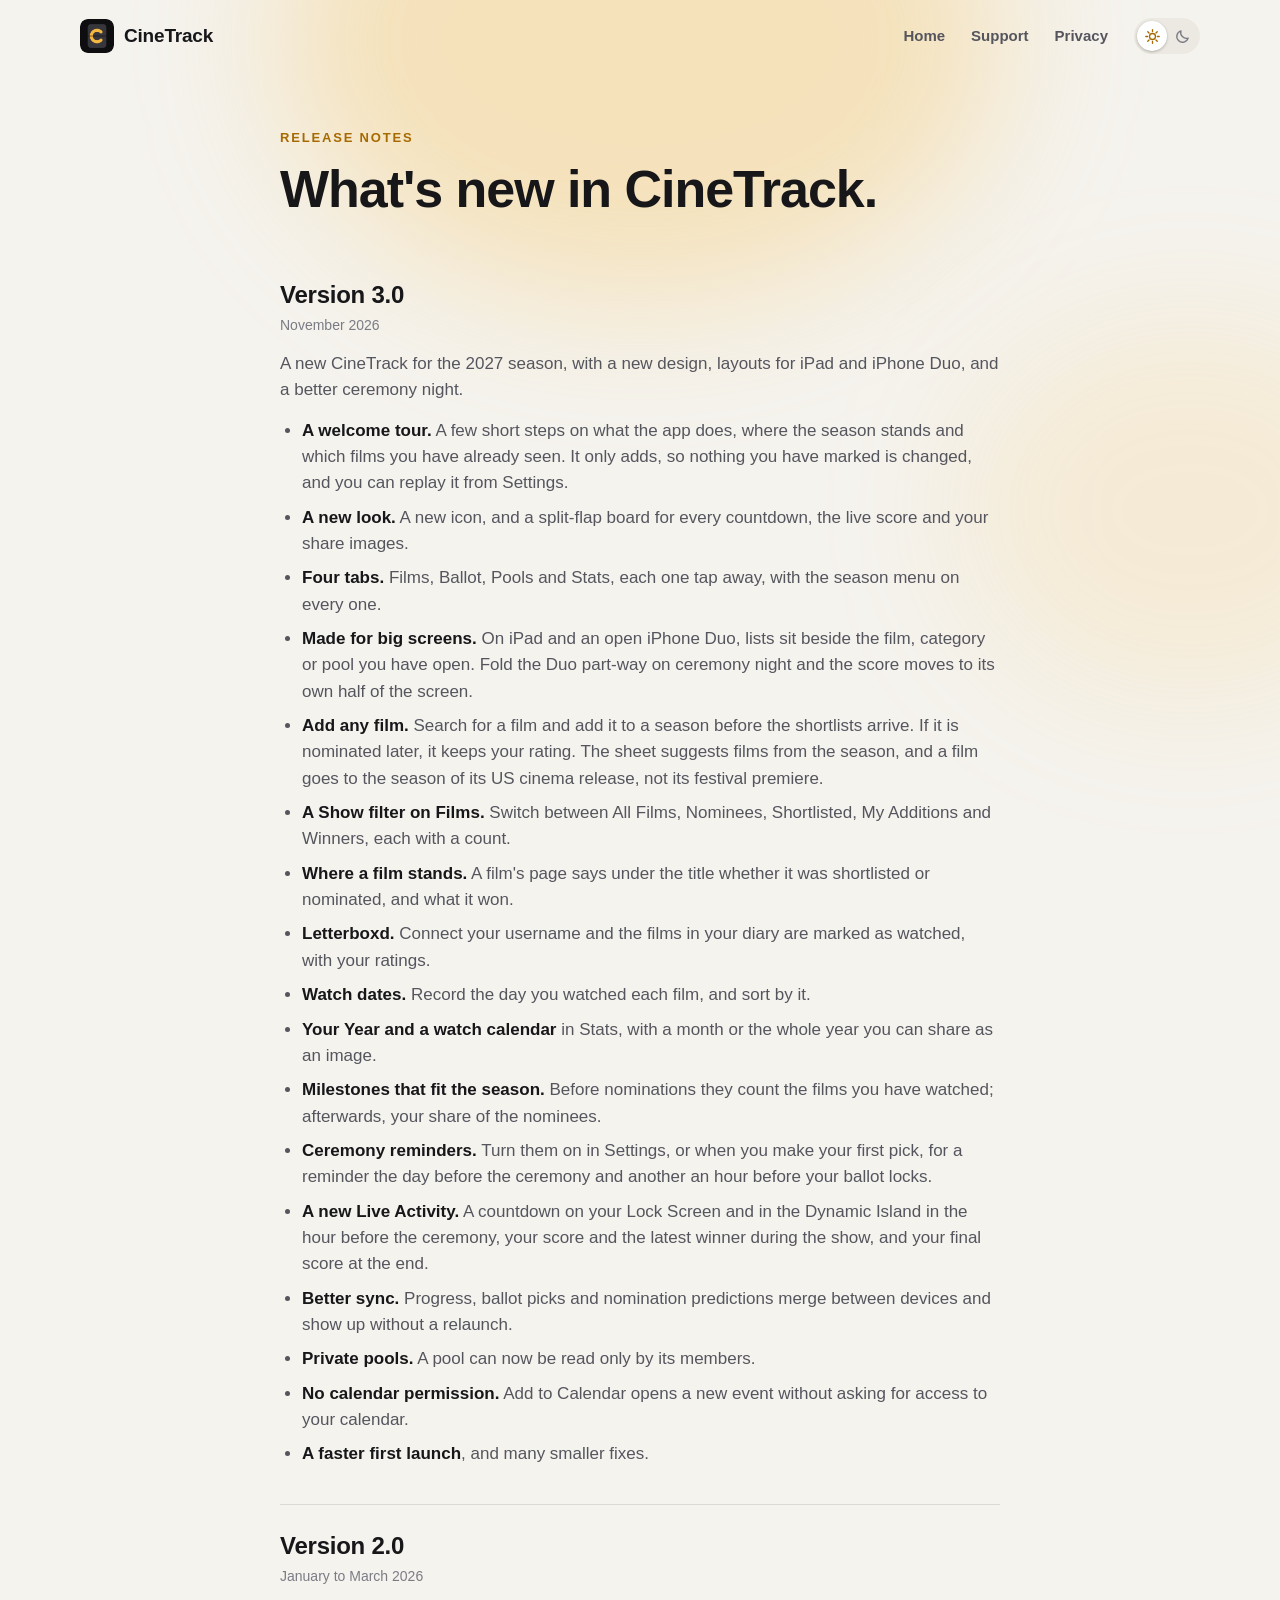
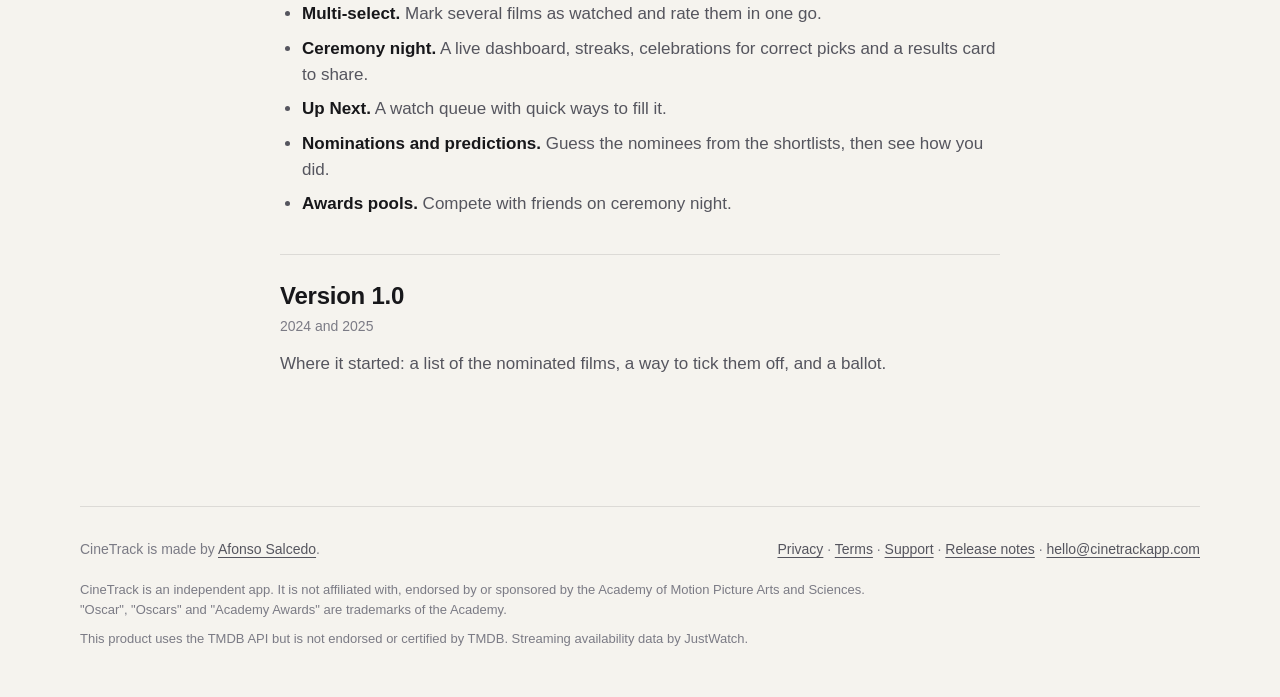
<file: release-notes.html>
<!doctype html>
<html lang="en" class="no-js" data-theme="light">
<head>
<meta charset="utf-8">
<meta name="viewport" content="width=device-width, initial-scale=1">
<title>Release notes — CineTrack</title>
<meta name="description" content="What's new in each version of CineTrack.">
<meta property="og:title" content="Release notes — CineTrack">
<meta property="og:description" content="What's new in each version of CineTrack.">
<meta property="og:type" content="website">
<meta property="og:image" content="https://cinetrackapp.com/assets/share.jpg">
<meta name="theme-color" content="#f5f3ee">
<link rel="canonical" href="https://cinetrackapp.com/release-notes">
<link rel="icon" href="favicon.ico" sizes="32x32">
<link rel="icon" href="assets/icon.svg" type="image/svg+xml">
<link rel="apple-touch-icon" href="assets/apple-touch-icon.png">
<script src="theme.js?v=202611231"></script>
<link rel="stylesheet" href="styles.css?v=202611231">
</head>
<body>
<div class="glow" aria-hidden="true"></div>
<div class="wrap">
  <header class="top">
    <a class="brand" href="./"><img src="assets/icon.png" alt="" width="34" height="34"> CineTrack</a>
    <nav>
      <a class="hide-narrow" href="./">Home</a>
      <a class="hide-narrow" href="support.html">Support</a>
      <a class="hide-narrow" href="privacy.html">Privacy</a>
      <div class="theme-switch" role="group" aria-label="Appearance">
        <button type="button" data-theme-set="light" aria-pressed="false" aria-label="Light" title="Light"><svg viewBox="0 0 24 24" aria-hidden="true"><circle cx="12" cy="12" r="4.2"/><path d="M12 2.5v2.6M12 18.9v2.6M2.5 12h2.6M18.9 12h2.6M5.3 5.3l1.8 1.8M16.9 16.9l1.8 1.8M5.3 18.7l1.8-1.8M16.9 7.1l1.8-1.8"/></svg></button>
        <button type="button" data-theme-set="dark" aria-pressed="false" aria-label="Dark" title="Dark"><svg viewBox="0 0 24 24" aria-hidden="true"><path d="M20 14.2A8.2 8.2 0 0 1 9.8 4a8.2 8.2 0 1 0 10.2 10.2z"/></svg></button>
      </div>
    </nav>
  </header>
  <main class="doc">
    <p class="eyebrow">Release notes</p>
    <h1>What's new in CineTrack.</h1>

    <div class="release">
      <h2>Version 3.0</h2>
      <p class="date">November 2026</p>
      <p>A new CineTrack for the 2027 season, with a new design, layouts for iPad and iPhone Duo, and a better ceremony night.</p>
      <ul>
        <li><strong>A welcome tour.</strong> A few short steps on what the app does, where the season stands and which films you have already seen. It only adds, so nothing you have marked is changed, and you can replay it from Settings.</li>
        <li><strong>A new look.</strong> A new icon, and a split-flap board for every countdown, the live score and your share images.</li>
        <li><strong>Four tabs.</strong> Films, Ballot, Pools and Stats, each one tap away, with the season menu on every one.</li>
        <li><strong>Made for big screens.</strong> On iPad and an open iPhone Duo, lists sit beside the film, category or pool you have open. Fold the Duo part-way on ceremony night and the score moves to its own half of the screen.</li>
        <li><strong>Add any film.</strong> Search for a film and add it to a season before the shortlists arrive. If it is nominated later, it keeps your rating. The sheet suggests films from the season, and a film goes to the season of its US cinema release, not its festival premiere.</li>
        <li><strong>A Show filter on Films.</strong> Switch between All Films, Nominees, Shortlisted, My Additions and Winners, each with a count.</li>
        <li><strong>Where a film stands.</strong> A film's page says under the title whether it was shortlisted or nominated, and what it won.</li>
        <li><strong>Letterboxd.</strong> Connect your username and the films in your diary are marked as watched, with your ratings.</li>
        <li><strong>Watch dates.</strong> Record the day you watched each film, and sort by it.</li>
        <li><strong>Your Year and a watch calendar</strong> in Stats, with a month or the whole year you can share as an image.</li>
        <li><strong>Milestones that fit the season.</strong> Before nominations they count the films you have watched; afterwards, your share of the nominees.</li>
        <li><strong>Ceremony reminders.</strong> Turn them on in Settings, or when you make your first pick, for a reminder the day before the ceremony and another an hour before your ballot locks.</li>
        <li><strong>A new Live Activity.</strong> A countdown on your Lock Screen and in the Dynamic Island in the hour before the ceremony, your score and the latest winner during the show, and your final score at the end.</li>
        <li><strong>Better sync.</strong> Progress, ballot picks and nomination predictions merge between devices and show up without a relaunch.</li>
        <li><strong>Private pools.</strong> A pool can now be read only by its members.</li>
        <li><strong>No calendar permission.</strong> Add to Calendar opens a new event without asking for access to your calendar.</li>
        <li><strong>A faster first launch</strong>, and many smaller fixes.</li>
      </ul>
    </div>

    <div class="release">
      <h2>Version 2.0</h2>
      <p class="date">January to March 2026</p>
      <ul>
        <li><strong>Multi-select.</strong> Mark several films as watched and rate them in one go.</li>
        <li><strong>Ceremony night.</strong> A live dashboard, streaks, celebrations for correct picks and a results card to share.</li>
        <li><strong>Up Next.</strong> A watch queue with quick ways to fill it.</li>
        <li><strong>Nominations and predictions.</strong> Guess the nominees from the shortlists, then see how you did.</li>
        <li><strong>Awards pools.</strong> Compete with friends on ceremony night.</li>
      </ul>
    </div>

    <div class="release">
      <h2>Version 1.0</h2>
      <p class="date">2024 and 2025</p>
      <p>Where it started: a list of the nominated films, a way to tick them off, and a ballot.</p>
    </div>
  </main>
  <footer>
    <div class="row">
      <span>CineTrack is made by <a href="https://afonso.me" rel="noopener">Afonso Salcedo</a>.</span>
      <span><a href="privacy.html">Privacy</a> · <a href="terms.html">Terms</a> · <a href="support.html">Support</a> · <a href="release-notes.html">Release notes</a> · <a href="mailto:hello@cinetrackapp.com">hello@cinetrackapp.com</a></span>
    </div>
    <div class="legal">
      <p>CineTrack is an independent app. It is not affiliated with, endorsed by or sponsored by the Academy of Motion Picture Arts and Sciences. "Oscar", "Oscars" and "Academy Awards" are trademarks of the Academy.</p>
      <p>This product uses the TMDB API but is not endorsed or certified by TMDB. Streaming availability data by JustWatch.</p>
    </div>
  </footer>
</div>
</body>
</html>
</file>
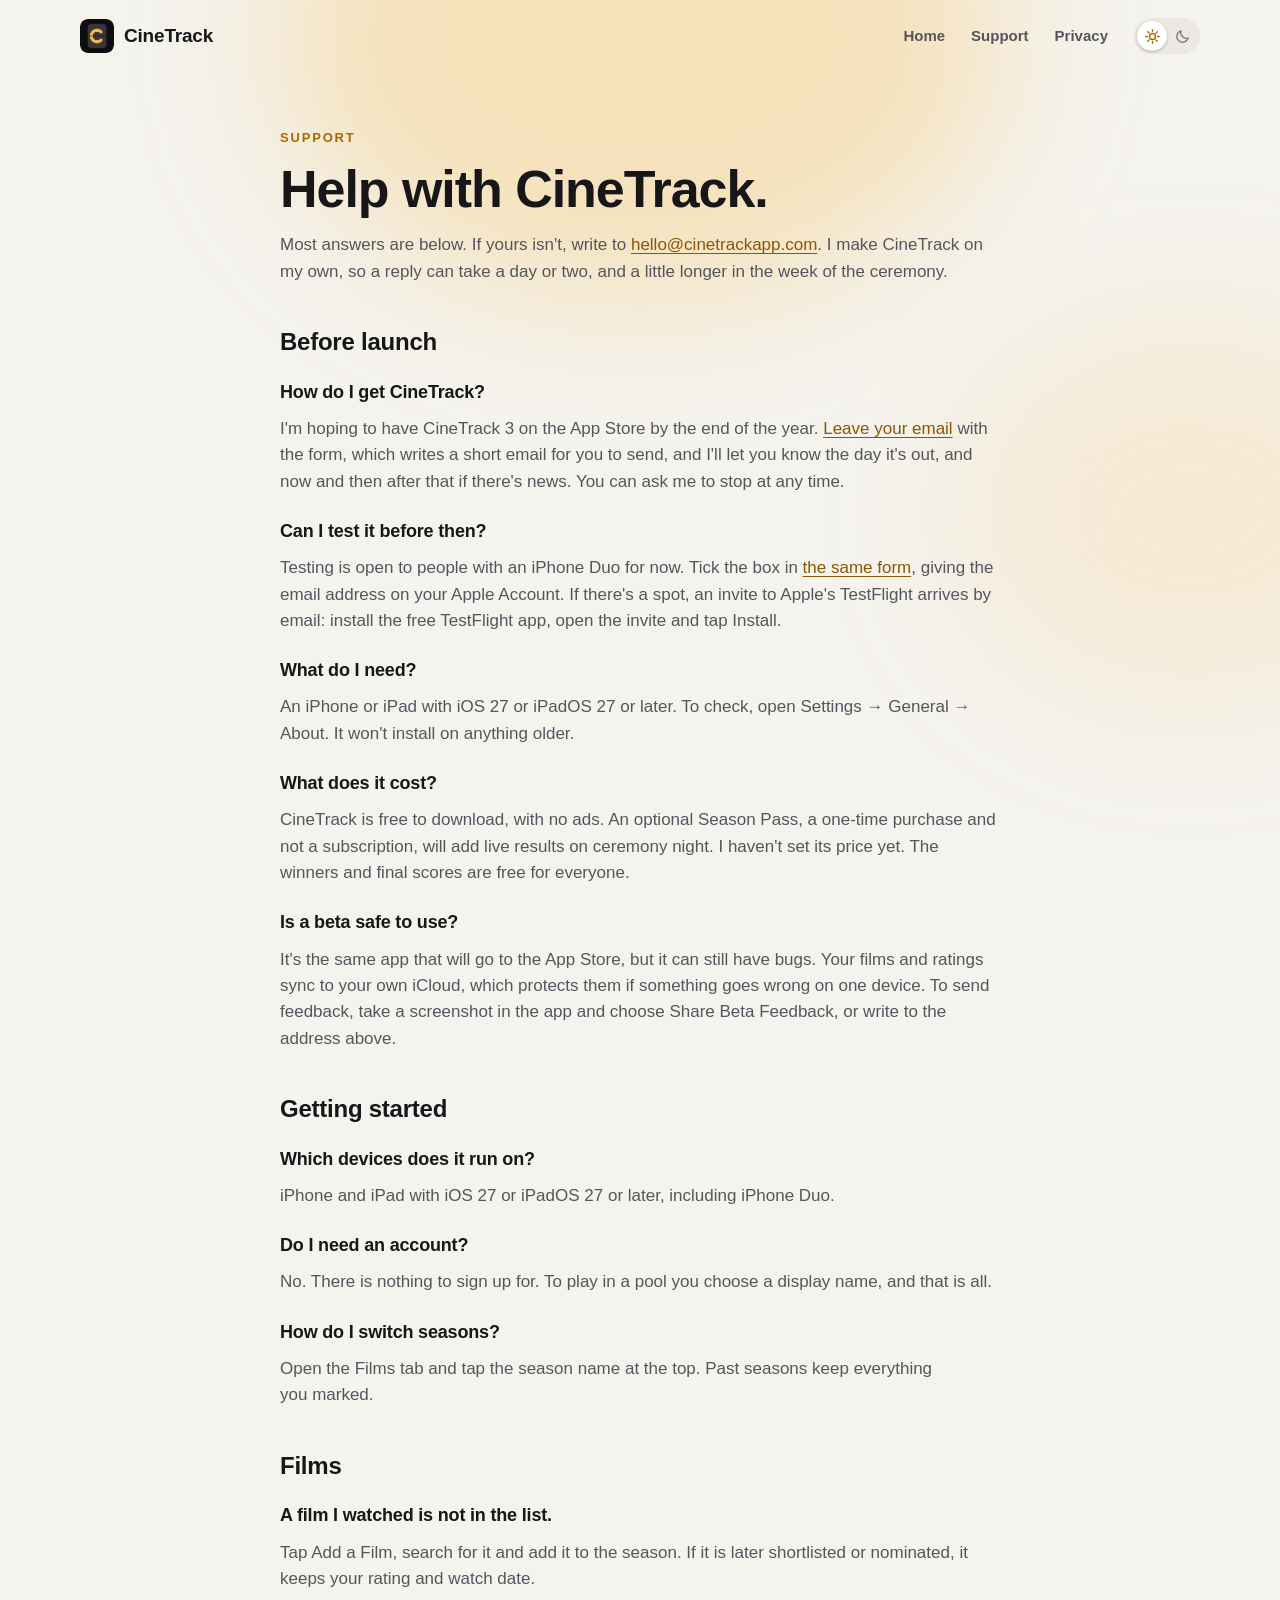
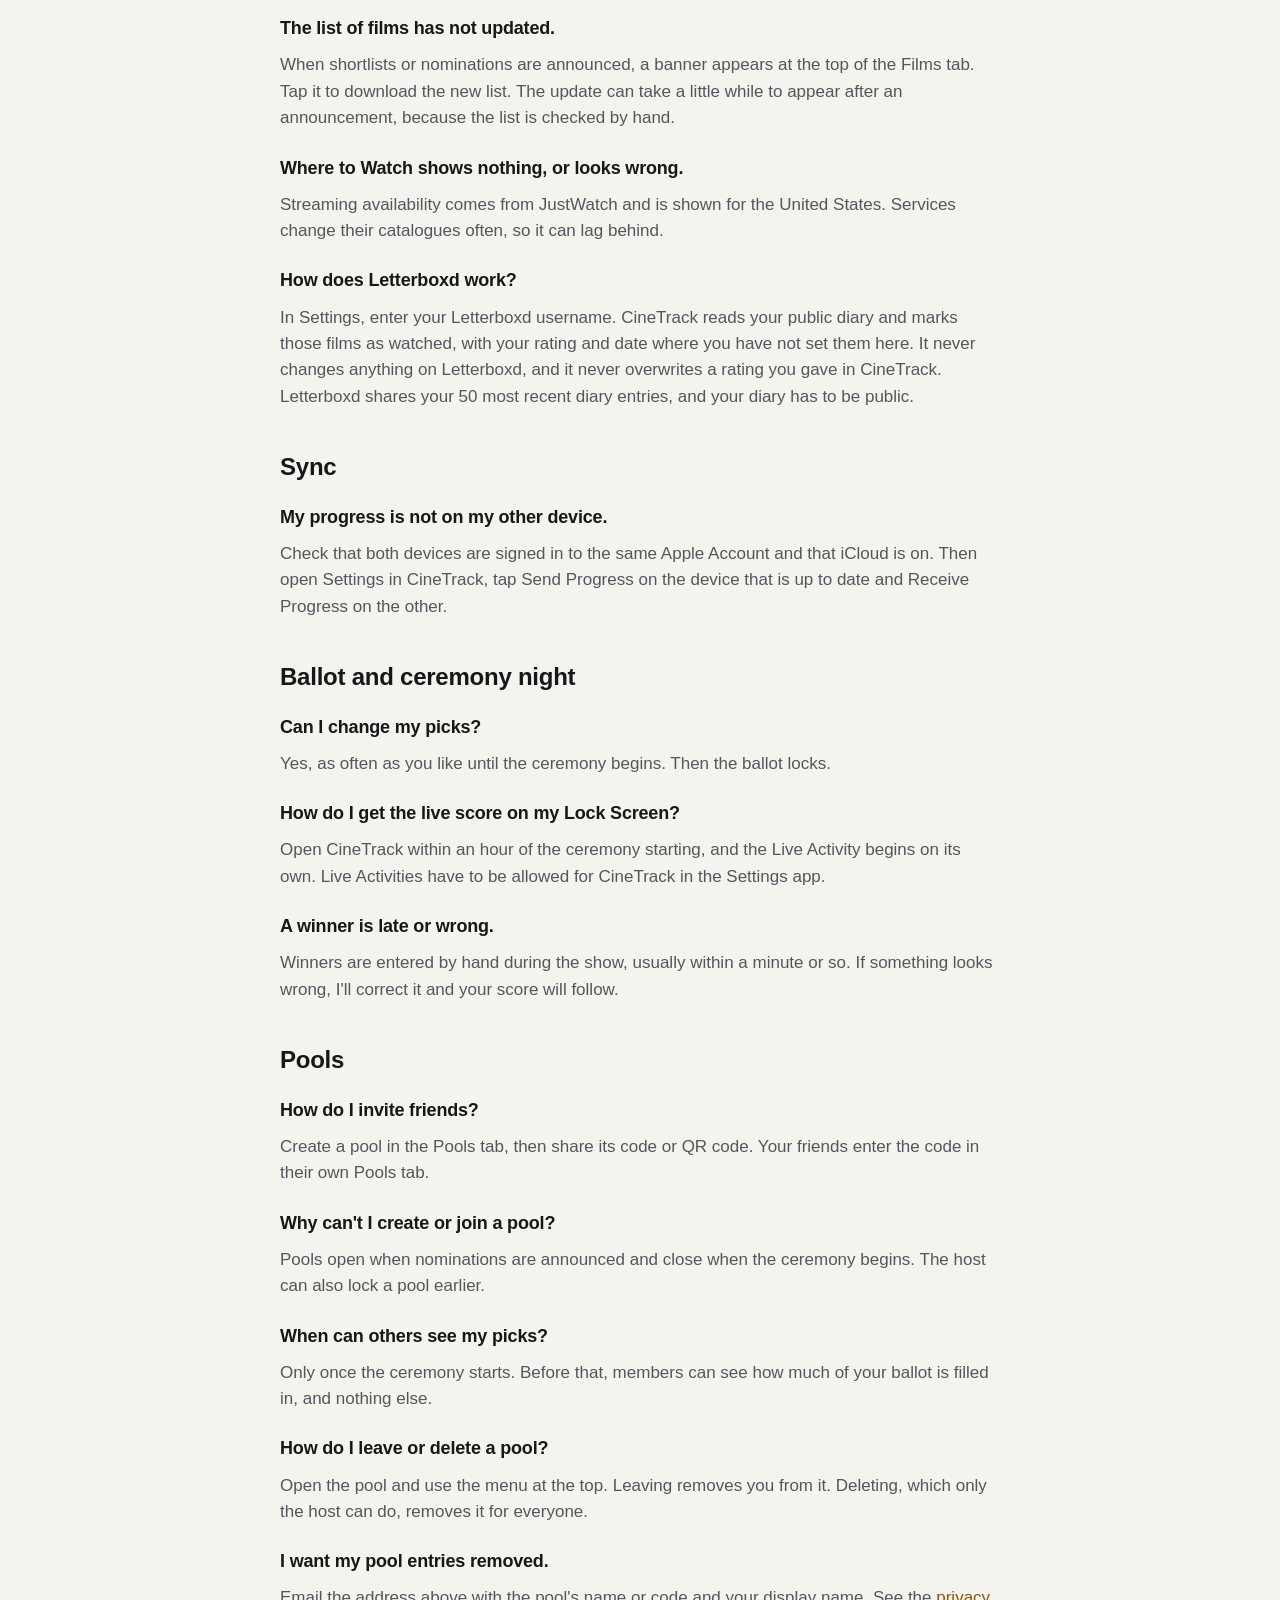
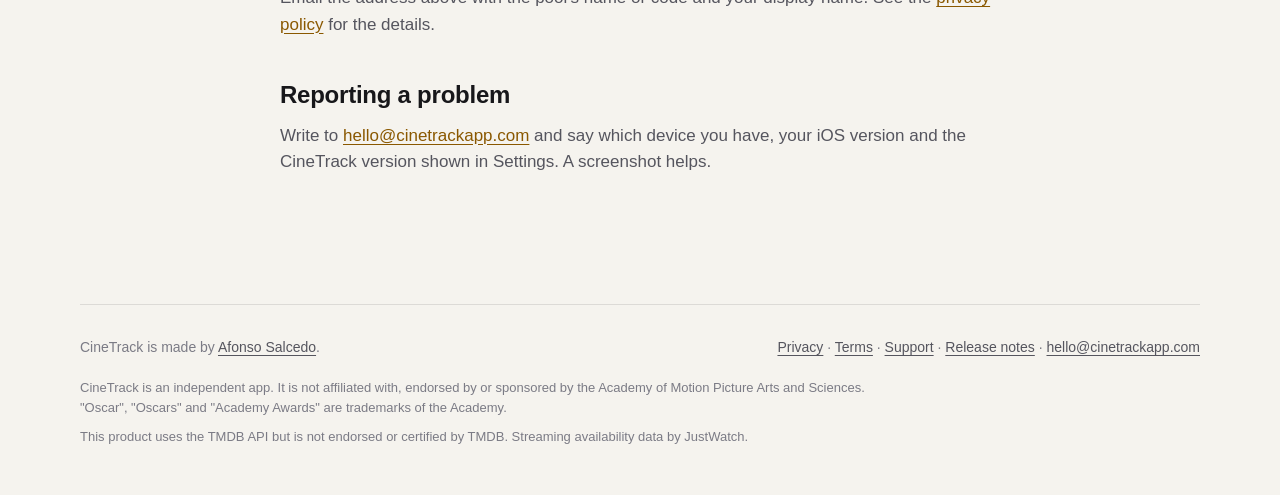
<file: support.html>
<!doctype html>
<html lang="en" class="no-js" data-theme="light">
<head>
<meta charset="utf-8">
<meta name="viewport" content="width=device-width, initial-scale=1">
<title>Support — CineTrack</title>
<meta name="description" content="Help with CineTrack: films, sync, ballots, ceremony night and pools.">
<meta property="og:title" content="Support — CineTrack">
<meta property="og:description" content="Help with CineTrack: films, sync, ballots, ceremony night and pools.">
<meta property="og:type" content="website">
<meta property="og:image" content="https://cinetrackapp.com/assets/share.jpg">
<meta name="theme-color" content="#f5f3ee">
<link rel="canonical" href="https://cinetrackapp.com/support">
<link rel="icon" href="favicon.ico" sizes="32x32">
<link rel="icon" href="assets/icon.svg" type="image/svg+xml">
<link rel="apple-touch-icon" href="assets/apple-touch-icon.png">
<script src="theme.js?v=202611231"></script>
<link rel="stylesheet" href="styles.css?v=202611231">
</head>
<body>
<div class="glow" aria-hidden="true"></div>
<div class="wrap">
  <header class="top">
    <a class="brand" href="./"><img src="assets/icon.png" alt="" width="34" height="34"> CineTrack</a>
    <nav>
      <a class="hide-narrow" href="./">Home</a>
      <a class="hide-narrow" href="support.html">Support</a>
      <a class="hide-narrow" href="privacy.html">Privacy</a>
      <div class="theme-switch" role="group" aria-label="Appearance">
        <button type="button" data-theme-set="light" aria-pressed="false" aria-label="Light" title="Light"><svg viewBox="0 0 24 24" aria-hidden="true"><circle cx="12" cy="12" r="4.2"/><path d="M12 2.5v2.6M12 18.9v2.6M2.5 12h2.6M18.9 12h2.6M5.3 5.3l1.8 1.8M16.9 16.9l1.8 1.8M5.3 18.7l1.8-1.8M16.9 7.1l1.8-1.8"/></svg></button>
        <button type="button" data-theme-set="dark" aria-pressed="false" aria-label="Dark" title="Dark"><svg viewBox="0 0 24 24" aria-hidden="true"><path d="M20 14.2A8.2 8.2 0 0 1 9.8 4a8.2 8.2 0 1 0 10.2 10.2z"/></svg></button>
      </div>
    </nav>
  </header>
  <main class="doc">
    <p class="eyebrow">Support</p>
    <h1>Help with CineTrack.</h1>
    <p>Most answers are below. If yours isn't, write to <a href="mailto:hello@cinetrackapp.com">hello@cinetrackapp.com</a>. I make CineTrack on my own, so a reply can take a day or two, and a little longer in the week of the ceremony.</p>

    <h2 id="beta">Before launch</h2>
    <h3>How do I get CineTrack?</h3>
    <p>I'm hoping to have CineTrack 3 on the App Store by the end of the year. <a href="index.html#invite">Leave your email</a> with the form, which writes a short email for you to send, and I'll let you know the day it's out, and now and then after that if there's news. You can ask me to stop at any time.</p>
    <h3>Can I test it before then?</h3>
    <p>Testing is open to people with an iPhone Duo for now. Tick the box in <a href="index.html#invite">the same form</a>, giving the email address on your Apple Account. If there's a spot, an invite to Apple's TestFlight arrives by email: install the free TestFlight app, open the invite and tap Install.</p>
    <h3>What do I need?</h3>
    <p>An iPhone or iPad with iOS 27 or iPadOS 27 or later. To check, open Settings → General → About. It won't install on anything older.</p>
    <h3>What does it cost?</h3>
    <p>CineTrack is free to download, with no ads. An optional Season Pass, a one-time purchase and not a subscription, will add live results on ceremony night. I haven't set its price yet. The winners and final scores are free for everyone.</p>
    <h3>Is a beta safe to use?</h3>
    <p>It's the same app that will go to the App Store, but it can still have bugs. Your films and ratings sync to your own iCloud, which protects them if something goes wrong on one device. To send feedback, take a screenshot in the app and choose Share Beta Feedback, or write to the address above.</p>

    <h2>Getting started</h2>
    <h3>Which devices does it run on?</h3>
    <p>iPhone and iPad with iOS 27 or iPadOS 27 or later, including iPhone Duo.</p>
    <h3>Do I need an account?</h3>
    <p>No. There is nothing to sign up for. To play in a pool you choose a display name, and that is all.</p>
    <h3>How do I switch seasons?</h3>
    <p>Open the Films tab and tap the season name at the top. Past seasons keep everything you marked.</p>

    <h2>Films</h2>
    <h3>A film I watched is not in the list.</h3>
    <p>Tap Add a Film, search for it and add it to the season. If it is later shortlisted or nominated, it keeps your rating and watch date.</p>
    <h3>The list of films has not updated.</h3>
    <p>When shortlists or nominations are announced, a banner appears at the top of the Films tab. Tap it to download the new list. The update can take a little while to appear after an announcement, because the list is checked by hand.</p>
    <h3>Where to Watch shows nothing, or looks wrong.</h3>
    <p>Streaming availability comes from JustWatch and is shown for the United States. Services change their catalogues often, so it can lag behind.</p>
    <h3>How does Letterboxd work?</h3>
    <p>In Settings, enter your Letterboxd username. CineTrack reads your public diary and marks those films as watched, with your rating and date where you have not set them here. It never changes anything on Letterboxd, and it never overwrites a rating you gave in CineTrack. Letterboxd shares your 50 most recent diary entries, and your diary has to be public.</p>

    <h2>Sync</h2>
    <h3>My progress is not on my other device.</h3>
    <p>Check that both devices are signed in to the same Apple Account and that iCloud is on. Then open Settings in CineTrack, tap Send Progress on the device that is up to date and Receive Progress on the other.</p>

    <h2>Ballot and ceremony night</h2>
    <h3>Can I change my picks?</h3>
    <p>Yes, as often as you like until the ceremony begins. Then the ballot locks.</p>
    <h3>How do I get the live score on my Lock Screen?</h3>
    <p>Open CineTrack within an hour of the ceremony starting, and the Live Activity begins on its own. Live Activities have to be allowed for CineTrack in the Settings app.</p>
    <h3>A winner is late or wrong.</h3>
    <p>Winners are entered by hand during the show, usually within a minute or so. If something looks wrong, I'll correct it and your score will follow.</p>

    <h2>Pools</h2>
    <h3>How do I invite friends?</h3>
    <p>Create a pool in the Pools tab, then share its code or QR code. Your friends enter the code in their own Pools tab.</p>
    <h3>Why can't I create or join a pool?</h3>
    <p>Pools open when nominations are announced and close when the ceremony begins. The host can also lock a pool earlier.</p>
    <h3>When can others see my picks?</h3>
    <p>Only once the ceremony starts. Before that, members can see how much of your ballot is filled in, and nothing else.</p>
    <h3>How do I leave or delete a pool?</h3>
    <p>Open the pool and use the menu at the top. Leaving removes you from it. Deleting, which only the host can do, removes it for everyone.</p>
    <h3>I want my pool entries removed.</h3>
    <p>Email the address above with the pool's name or code and your display name. See the <a href="privacy.html">privacy policy</a> for the details.</p>

    <h2>Reporting a problem</h2>
    <p>Write to <a href="mailto:hello@cinetrackapp.com">hello@cinetrackapp.com</a> and say which device you have, your iOS version and the CineTrack version shown in Settings. A screenshot helps.</p>
  </main>
  <footer>
    <div class="row">
      <span>CineTrack is made by <a href="https://afonso.me" rel="noopener">Afonso Salcedo</a>.</span>
      <span><a href="privacy.html">Privacy</a> · <a href="terms.html">Terms</a> · <a href="support.html">Support</a> · <a href="release-notes.html">Release notes</a> · <a href="mailto:hello@cinetrackapp.com">hello@cinetrackapp.com</a></span>
    </div>
    <div class="legal">
      <p>CineTrack is an independent app. It is not affiliated with, endorsed by or sponsored by the Academy of Motion Picture Arts and Sciences. "Oscar", "Oscars" and "Academy Awards" are trademarks of the Academy.</p>
      <p>This product uses the TMDB API but is not endorsed or certified by TMDB. Streaming availability data by JustWatch.</p>
    </div>
  </footer>
</div>
</body>
</html>
</file>
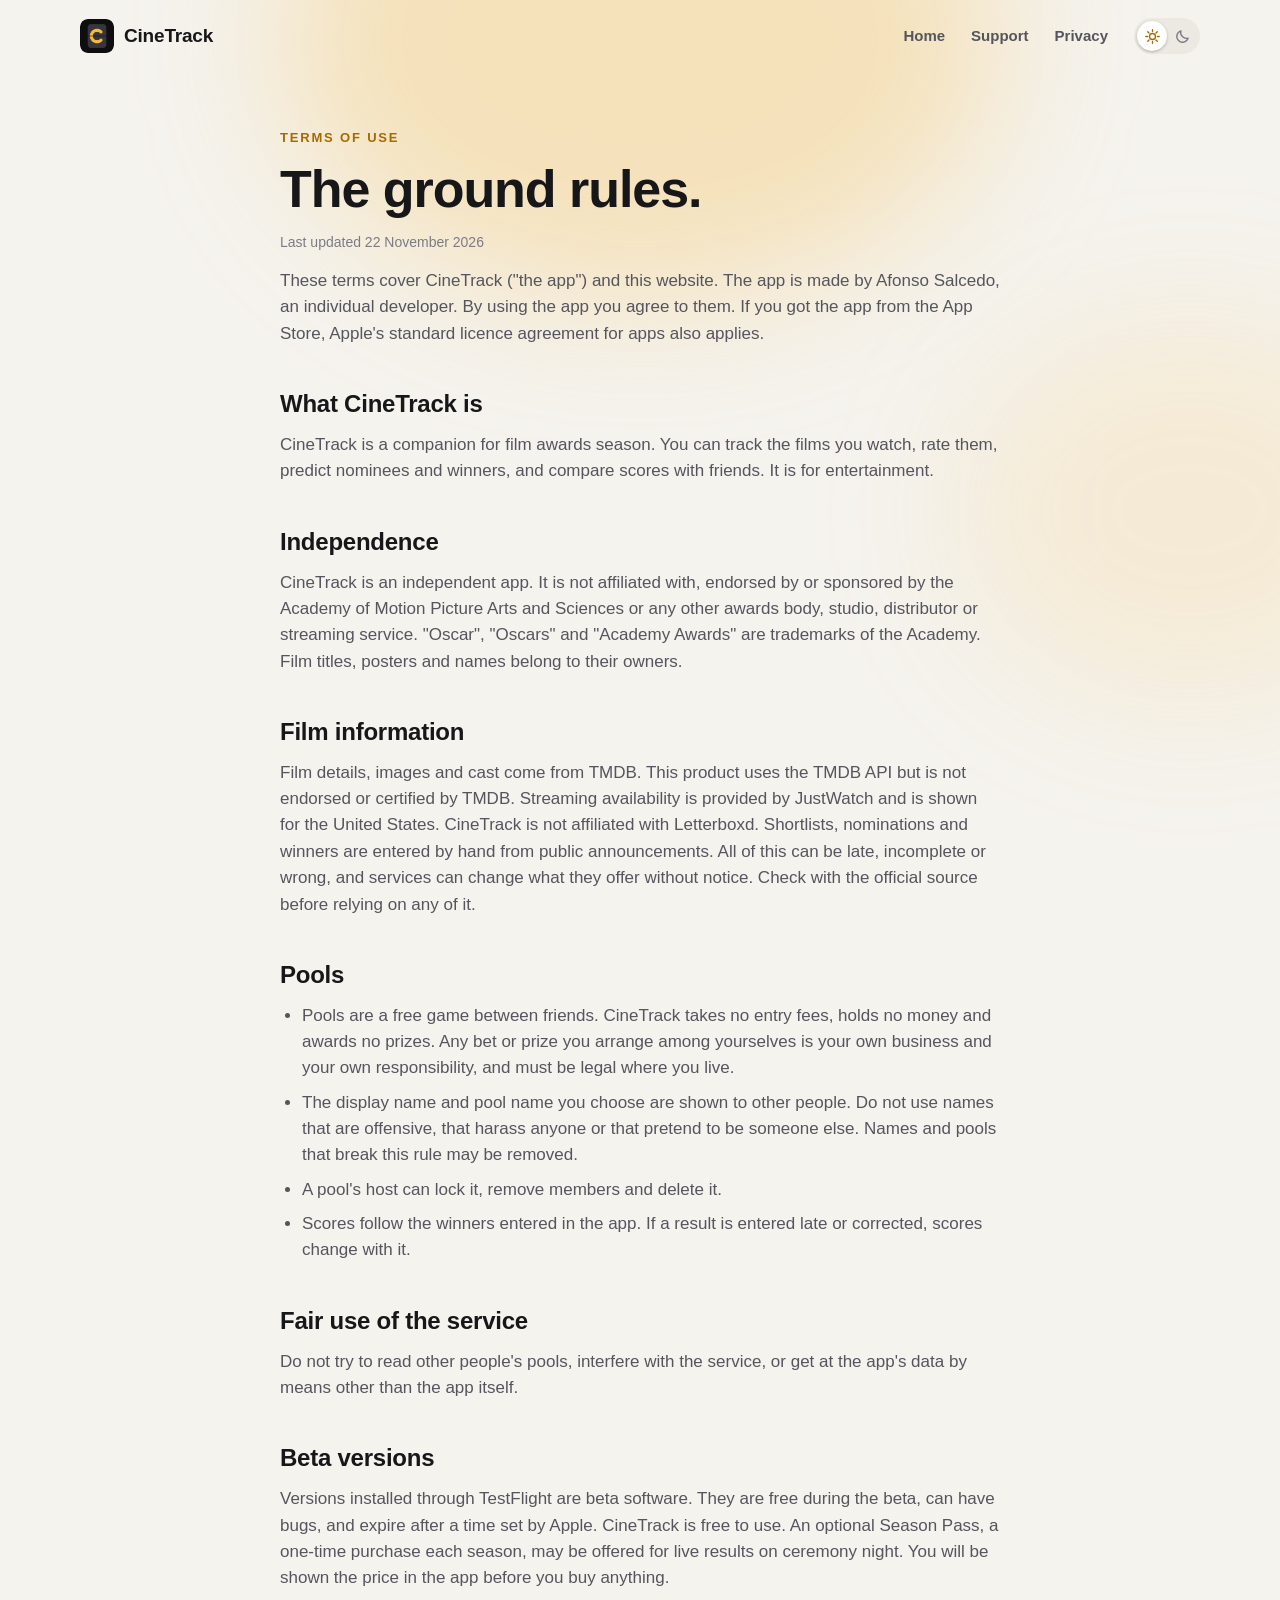
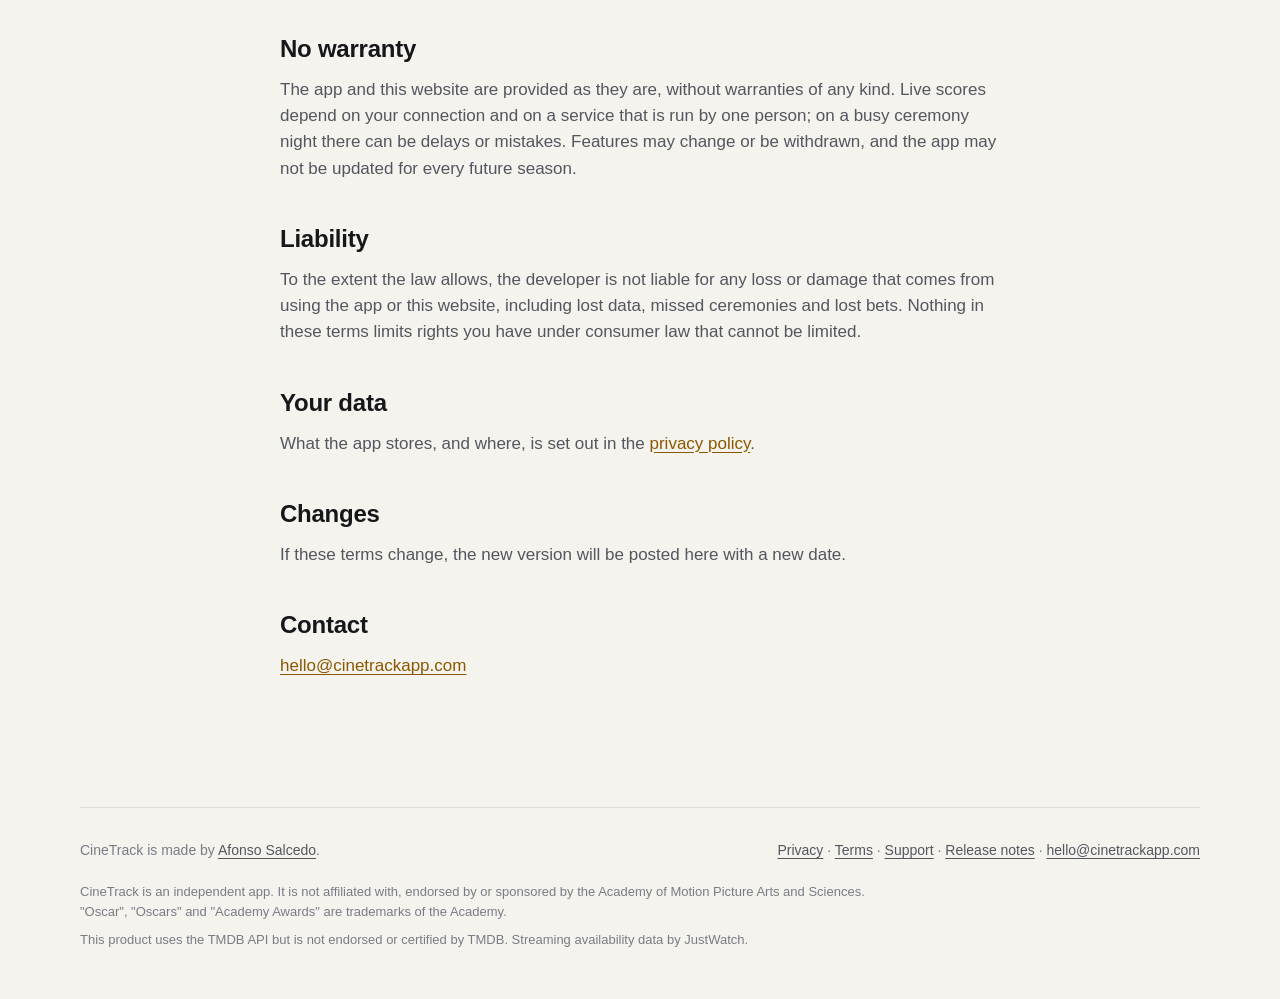
<file: terms.html>
<!doctype html>
<html lang="en" class="no-js" data-theme="light">
<head>
<meta charset="utf-8">
<meta name="viewport" content="width=device-width, initial-scale=1">
<title>Terms of use — CineTrack</title>
<meta name="description" content="The terms for using CineTrack and its website.">
<meta property="og:title" content="Terms of use — CineTrack">
<meta property="og:description" content="The terms for using CineTrack and its website.">
<meta property="og:type" content="website">
<meta property="og:image" content="https://cinetrackapp.com/assets/share.jpg">
<meta name="theme-color" content="#f5f3ee">
<link rel="canonical" href="https://cinetrackapp.com/terms">
<link rel="icon" href="favicon.ico" sizes="32x32">
<link rel="icon" href="assets/icon.svg" type="image/svg+xml">
<link rel="apple-touch-icon" href="assets/apple-touch-icon.png">
<script src="theme.js?v=202611231"></script>
<link rel="stylesheet" href="styles.css?v=202611231">
</head>
<body>
<div class="glow" aria-hidden="true"></div>
<div class="wrap">
  <header class="top">
    <a class="brand" href="./"><img src="assets/icon.png" alt="" width="34" height="34"> CineTrack</a>
    <nav>
      <a class="hide-narrow" href="./">Home</a>
      <a class="hide-narrow" href="support.html">Support</a>
      <a class="hide-narrow" href="privacy.html">Privacy</a>
      <div class="theme-switch" role="group" aria-label="Appearance">
        <button type="button" data-theme-set="light" aria-pressed="false" aria-label="Light" title="Light"><svg viewBox="0 0 24 24" aria-hidden="true"><circle cx="12" cy="12" r="4.2"/><path d="M12 2.5v2.6M12 18.9v2.6M2.5 12h2.6M18.9 12h2.6M5.3 5.3l1.8 1.8M16.9 16.9l1.8 1.8M5.3 18.7l1.8-1.8M16.9 7.1l1.8-1.8"/></svg></button>
        <button type="button" data-theme-set="dark" aria-pressed="false" aria-label="Dark" title="Dark"><svg viewBox="0 0 24 24" aria-hidden="true"><path d="M20 14.2A8.2 8.2 0 0 1 9.8 4a8.2 8.2 0 1 0 10.2 10.2z"/></svg></button>
      </div>
    </nav>
  </header>
  <main class="doc">
    <p class="eyebrow">Terms of use</p>
    <h1>The ground rules.</h1>
    <p class="updated">Last updated 22 November 2026</p>
    <p>These terms cover CineTrack ("the app") and this website. The app is made by Afonso Salcedo, an individual developer. By using the app you agree to them. If you got the app from the App Store, Apple's standard licence agreement for apps also applies.</p>

    <h2>What CineTrack is</h2>
    <p>CineTrack is a companion for film awards season. You can track the films you watch, rate them, predict nominees and winners, and compare scores with friends. It is for entertainment.</p>

    <h2>Independence</h2>
    <p>CineTrack is an independent app. It is not affiliated with, endorsed by or sponsored by the Academy of Motion Picture Arts and Sciences or any other awards body, studio, distributor or streaming service. "Oscar", "Oscars" and "Academy Awards" are trademarks of the Academy. Film titles, posters and names belong to their owners.</p>

    <h2>Film information</h2>
    <p>Film details, images and cast come from TMDB. This product uses the TMDB API but is not endorsed or certified by TMDB. Streaming availability is provided by JustWatch and is shown for the United States. CineTrack is not affiliated with Letterboxd. Shortlists, nominations and winners are entered by hand from public announcements. All of this can be late, incomplete or wrong, and services can change what they offer without notice. Check with the official source before relying on any of it.</p>

    <h2>Pools</h2>
    <ul>
      <li>Pools are a free game between friends. CineTrack takes no entry fees, holds no money and awards no prizes. Any bet or prize you arrange among yourselves is your own business and your own responsibility, and must be legal where you live.</li>
      <li>The display name and pool name you choose are shown to other people. Do not use names that are offensive, that harass anyone or that pretend to be someone else. Names and pools that break this rule may be removed.</li>
      <li>A pool's host can lock it, remove members and delete it.</li>
      <li>Scores follow the winners entered in the app. If a result is entered late or corrected, scores change with it.</li>
    </ul>

    <h2>Fair use of the service</h2>
    <p>Do not try to read other people's pools, interfere with the service, or get at the app's data by means other than the app itself.</p>

    <h2>Beta versions</h2>
    <p>Versions installed through TestFlight are beta software. They are free during the beta, can have bugs, and expire after a time set by Apple. CineTrack is free to use. An optional Season Pass, a one-time purchase each season, may be offered for live results on ceremony night. You will be shown the price in the app before you buy anything.</p>

    <h2>No warranty</h2>
    <p>The app and this website are provided as they are, without warranties of any kind. Live scores depend on your connection and on a service that is run by one person; on a busy ceremony night there can be delays or mistakes. Features may change or be withdrawn, and the app may not be updated for every future season.</p>

    <h2>Liability</h2>
    <p>To the extent the law allows, the developer is not liable for any loss or damage that comes from using the app or this website, including lost data, missed ceremonies and lost bets. Nothing in these terms limits rights you have under consumer law that cannot be limited.</p>

    <h2>Your data</h2>
    <p>What the app stores, and where, is set out in the <a href="privacy.html">privacy policy</a>.</p>

    <h2>Changes</h2>
    <p>If these terms change, the new version will be posted here with a new date.</p>

    <h2>Contact</h2>
    <p><a href="mailto:hello@cinetrackapp.com">hello@cinetrackapp.com</a></p>
  </main>
  <footer>
    <div class="row">
      <span>CineTrack is made by <a href="https://afonso.me" rel="noopener">Afonso Salcedo</a>.</span>
      <span><a href="privacy.html">Privacy</a> · <a href="terms.html">Terms</a> · <a href="support.html">Support</a> · <a href="release-notes.html">Release notes</a> · <a href="mailto:hello@cinetrackapp.com">hello@cinetrackapp.com</a></span>
    </div>
    <div class="legal">
      <p>CineTrack is an independent app. It is not affiliated with, endorsed by or sponsored by the Academy of Motion Picture Arts and Sciences. "Oscar", "Oscars" and "Academy Awards" are trademarks of the Academy.</p>
      <p>This product uses the TMDB API but is not endorsed or certified by TMDB. Streaming availability data by JustWatch.</p>
    </div>
  </footer>
</div>
</body>
</html>
</file>
<file: styles.css>
/* CineTrack — website. Plain CSS, no build step.
   The look follows the app: one gold accent, plain cards, rounded type,
   and the split-flap board from the splash screen and ceremony night. */

:root {
  color-scheme: dark;
  --bg: #0e0e10;
  --surface: #17171a;
  --surface-2: #1f1f23;
  --ink: #f2f2f5;
  --ink-mid: #a9a9b3;
  --ink-low: #7c7c86;
  --rule: rgb(255 255 255 / 0.1);
  --gold: #f5b942;
  --on-gold: #3d2900;
  --link: #f5b942;
  --correct: #30d158;
  --missed: #ff453a;
  --tile: #3b3b40;
  --tile-seam: #0e0e10;
  --flap-ink: #ebebf0;
  --board: #0e0e10;
  --bezel-fill: #2a2a2e;
  --screen-bg: #000;
  --shadow: 0 30px 60px -20px rgb(0 0 0 / 0.7), 0 10px 24px -12px rgb(0 0 0 / 0.6);
  --glow-1: rgb(245 185 66 / 0.16);
  --glow-2: rgb(245 185 66 / 0.07);
  --round: ui-rounded, "SF Pro Rounded", -apple-system, BlinkMacSystemFont, "Segoe UI", Roboto, "Helvetica Neue", Arial, sans-serif;
  --mono: ui-monospace, "SF Mono", SFMono-Regular, Menlo, Consolas, monospace;
}

:root[data-theme="light"] {
  color-scheme: light;
  --bg: #f5f3ee;
  --surface: #ffffff;
  --surface-2: #ece9e2;
  --ink: #17171a;
  --ink-mid: #55555e;
  --ink-low: #7b7b85;
  --rule: rgb(0 0 0 / 0.1);
  --gold: #a66a00;
  --on-gold: #ffffff;
  --link: #8a5800;
  --correct: #1f8f3d;
  --missed: #c9302a;
  --tile: #1c1c1f;
  --board: #0e0e10;
  --bezel-fill: #1c1c1f;
  --screen-bg: #f2f2f7;
  --shadow: 0 30px 60px -24px rgb(60 40 0 / 0.35), 0 10px 24px -12px rgb(0 0 0 / 0.2);
  --glow-1: rgb(245 185 66 / 0.3);
  --glow-2: rgb(245 185 66 / 0.14);
}

*, *::before, *::after { box-sizing: border-box; }
html { -webkit-text-size-adjust: 100%; scroll-behavior: smooth; }
body {
  margin: 0;
  background: var(--bg);
  color: var(--ink);
  font-family: var(--round);
  font-size: 17px;
  line-height: 1.55;
  -webkit-font-smoothing: antialiased;
  overflow-x: hidden;
}
img { max-width: 100%; display: block; }
a { color: var(--link); text-underline-offset: 3px; }
a:hover { text-decoration-thickness: 2px; }
h1, h2, h3 { line-height: 1.12; letter-spacing: -0.02em; margin: 0; text-wrap: balance; }
h2 { font-size: clamp(30px, 4.6vw, 50px); font-weight: 800; }
h3 { font-size: 21px; font-weight: 700; letter-spacing: -0.01em; }
p { margin: 0; text-wrap: pretty; }
:focus-visible { outline: 3px solid var(--gold); outline-offset: 3px; border-radius: 6px; }
.sr-only { position: absolute; width: 1px; height: 1px; overflow: hidden; clip-path: inset(50%); white-space: nowrap; }

.wrap { width: min(1120px, 100% - 32px); margin-inline: auto; }
@media (min-width: 700px) { .wrap { width: min(1120px, 100% - 64px); } }

.glow { position: absolute; inset: 0 0 auto 0; height: 900px; pointer-events: none; z-index: -1; overflow: hidden; }
.glow::before, .glow::after { content: ""; position: absolute; border-radius: 50%; filter: blur(70px); }
.glow::before { width: 720px; height: 520px; left: 50%; top: -220px; translate: -50% 0; background: var(--glow-1); }
.glow::after { width: 460px; height: 380px; right: -140px; top: 320px; background: var(--glow-2); }

/* Header */
.top { display: flex; align-items: center; justify-content: space-between; gap: 16px; padding: 18px 0; }
.brand { display: inline-flex; align-items: center; gap: 10px; color: var(--ink); text-decoration: none; font-weight: 800; font-size: 19px; letter-spacing: -0.01em; }
.brand img { width: 34px; height: 34px; border-radius: 8px; }
.top nav { display: flex; align-items: center; gap: clamp(10px, 2.4vw, 26px); }
.top nav > a:not(.button) { color: var(--ink-mid); text-decoration: none; font-weight: 600; font-size: 15px; }
.top nav > a:not(.button):hover { color: var(--ink); }
@media (max-width: 760px) { .hide-narrow { display: none; } }

.theme-switch { display: inline-flex; padding: 3px; border-radius: 999px; background: var(--surface-2); }
.theme-switch button { all: unset; cursor: pointer; display: grid; place-items: center; width: 30px; height: 30px; border-radius: 50%; color: var(--ink-low); }
.theme-switch button[aria-pressed="true"] { background: var(--surface); color: var(--gold); box-shadow: 0 1px 3px rgb(0 0 0 / 0.25); }
.theme-switch button:focus-visible { outline: 3px solid var(--gold); }
.theme-switch svg { width: 17px; height: 17px; fill: none; stroke: currentColor; stroke-width: 1.9; stroke-linecap: round; stroke-linejoin: round; }

.button { display: inline-flex; align-items: center; justify-content: center; gap: 8px; min-height: 48px; padding: 0 24px; border: 0; border-radius: 999px; background: var(--gold); color: var(--on-gold); font: inherit; font-weight: 700; text-decoration: none; cursor: pointer; transition: transform 0.15s ease, filter 0.15s ease; }
.button:hover { filter: brightness(1.07); transform: translateY(-1px); }
.button:active { transform: translateY(0) scale(0.98); }
.button { white-space: nowrap; }
.button.small { min-height: 38px; padding: 0 16px; font-size: 15px; }
.button.quiet { background: var(--surface-2); color: var(--ink); }
.button[aria-disabled="true"] { cursor: default; }
.button[aria-disabled="true"]:hover { filter: none; transform: none; }

/* Hero */
.hero { text-align: center; padding: clamp(28px, 6vw, 72px) 0 0; }
.eyebrow { font-size: 13px; font-weight: 700; letter-spacing: 0.14em; text-transform: uppercase; color: var(--gold); }
.lede { font-size: clamp(18px, 2.2vw, 22px); color: var(--ink-mid); max-width: 40em; margin-inline: auto; }
.hero .lede { margin-top: 26px; }
.actions { display: flex; flex-wrap: wrap; gap: 12px; justify-content: center; margin-top: 28px; }
.fine { font-size: 14px; color: var(--ink-low); margin-top: 18px; }
.badge { display: inline-block; padding: 2px 9px; margin-right: 6px; border-radius: 999px; background: color-mix(in srgb, var(--gold) 18%, transparent); color: var(--gold); font-size: 12px; font-weight: 800; letter-spacing: 0.08em; text-transform: uppercase; vertical-align: 1px; }

/* Split-flap board */
.board { --cols: 10; --gap: clamp(3px, 0.7vw, 7px); display: inline-grid; grid-template-columns: repeat(var(--cols), 1fr); gap: var(--gap); padding: clamp(10px, 1.8vw, 20px); border-radius: clamp(14px, 2vw, 24px); background: var(--board); box-shadow: var(--shadow), inset 0 0 0 1px rgb(255 255 255 / 0.07); width: min(720px, 100%); margin-top: 22px; }
.flap { position: relative; aspect-ratio: 0.7; display: grid; place-items: center; border-radius: 14%/10%; background: var(--tile); color: var(--flap-ink); font-family: var(--round); font-weight: 800; font-size: clamp(20px, 6.2vw, 54px); line-height: 1; overflow: hidden; user-select: none; }
:root[data-theme="light"] .flap { background: #2c2c31; }
.flap::after { content: ""; position: absolute; left: 0; right: 0; top: 50%; height: max(1.5px, 3%); translate: 0 -50%; background: var(--tile-seam); }
.flap::before { content: ""; position: absolute; inset: 0 0 50% 0; background: linear-gradient(rgb(255 255 255 / 0.07), rgb(255 255 255 / 0)); }
.flap.gold { color: #f5b942; }
.flap.blank { opacity: 0.55; }
.flap.tick span { animation: flip 0.09s ease-in; display: block; }
@keyframes flip { from { transform: scaleY(0.2); opacity: 0.4; } to { transform: scaleY(1); opacity: 1; } }

/* Countdown */
.countdown { display: inline-flex; flex-direction: column; align-items: center; gap: 12px; margin-top: clamp(30px, 5vw, 48px); padding: 20px clamp(18px, 3vw, 32px) 18px; border-radius: 24px; background: var(--board); box-shadow: var(--shadow), inset 0 0 0 1px rgb(255 255 255 / 0.07); }
.countdown .label { color: #a9a9b3; font-size: 14px; font-weight: 600; letter-spacing: 0.02em; }
.countdown .units { display: flex; gap: clamp(10px, 2.4vw, 22px); }
.countdown .unit { display: grid; gap: 6px; justify-items: center; }
.countdown .pair { display: flex; gap: 4px; }
.countdown .flap { width: clamp(30px, 7vw, 46px); aspect-ratio: 0.72; font-size: clamp(22px, 5.2vw, 34px); color: #f5b942; background: #3b3b40; }
.countdown small { color: #7c7c86; font-size: 11px; font-weight: 700; letter-spacing: 0.12em; text-transform: uppercase; }

/* Device frames. The screenshot is shown whole inside a plain bezel. */
.frame { background: var(--bezel-fill); padding: var(--bezel, 8px); border-radius: var(--radius, 26px); box-shadow: var(--shadow), 0 0 0 1px rgb(120 120 130 / 0.3); }
.frame img { width: 100%; height: auto; border-radius: calc(var(--radius, 26px) - var(--bezel, 8px)); background: var(--screen-bg); }
.frame.phone { --radius: clamp(22px, 3.6vw, 46px); --bezel: clamp(5px, 0.8vw, 9px); }
.frame.duo-open { --radius: clamp(14px, 2.4vw, 30px); --bezel: clamp(5px, 0.8vw, 9px); position: relative; }
.frame.duo-open::after { content: ""; position: absolute; top: var(--bezel); bottom: var(--bezel); left: 50%; width: 1px; background: linear-gradient(rgb(0 0 0 / 0), rgb(0 0 0 / 0.22) 20%, rgb(0 0 0 / 0.22) 80%, rgb(0 0 0 / 0)); }
.frame.duo-open.tall::after { top: 50%; bottom: auto; left: var(--bezel); right: var(--bezel); width: auto; height: 1px; background: linear-gradient(90deg, rgb(0 0 0 / 0), rgb(0 0 0 / 0.22) 20%, rgb(0 0 0 / 0.22) 80%, rgb(0 0 0 / 0)); }
.frame.duo-fold { --radius: clamp(18px, 3vw, 38px); --bezel: clamp(5px, 0.8vw, 9px); position: relative; padding-left: calc(var(--bezel) * 2.1); border-top-left-radius: 8px; border-bottom-left-radius: 8px; }
.frame.duo-fold img { border-top-left-radius: 4px; border-bottom-left-radius: 4px; }
.frame.duo-fold::before { content: ""; position: absolute; left: 0; top: 0; bottom: 0; width: calc(var(--bezel) * 1.5); border-radius: 8px 0 0 8px; background: linear-gradient(90deg, rgb(255 255 255 / 0.16), rgb(255 255 255 / 0.03) 55%, rgb(0 0 0 / 0.35)); }

/* Hero stage */
.stage { position: relative; margin: clamp(44px, 7vw, 84px) auto 0; max-width: 980px; perspective: 1400px; padding-bottom: 6%; }
.stage .duo-open { width: 80%; margin-right: auto; }
.stage .phone { position: absolute; right: 0; bottom: 0; width: 25%; }
.layer { transition: transform 0.25s ease-out; will-change: transform; }
@media (max-width: 560px) { .stage .duo-open { width: 86%; } .stage .phone { width: 30%; } }

/* Marquee */
.marquee { margin-top: clamp(56px, 8vw, 96px); overflow: hidden; border-block: 1px solid var(--rule); padding: 16px 0; -webkit-mask-image: linear-gradient(90deg, transparent, #000 8%, #000 92%, transparent); mask-image: linear-gradient(90deg, transparent, #000 8%, #000 92%, transparent); }
.marquee .track { display: flex; gap: 12px; width: max-content; animation: slide 60s linear infinite; }
.marquee span { flex: none; padding: 7px 15px; border-radius: 999px; box-shadow: inset 0 0 0 1px var(--rule); font-size: 16px; font-weight: 600; color: var(--ink-mid); white-space: nowrap; }
.marquee span.hot { background: var(--gold); color: var(--on-gold); box-shadow: none; }
@keyframes slide { to { transform: translateX(-50%); } }

/* Sections */
section { padding-top: clamp(72px, 10vw, 128px); }
.section-head { text-align: center; max-width: 760px; margin-inline: auto; }
.section-head h2 { margin-top: 12px; }
.section-head .lede { margin-top: 16px; font-size: clamp(17px, 2vw, 20px); }

/* The season in three acts */
.acts { display: grid; gap: 20px; margin-top: clamp(32px, 5vw, 56px); }
.act { display: grid; gap: clamp(20px, 4vw, 48px); align-items: center; padding: clamp(22px, 4vw, 48px); border-radius: 32px; background: var(--surface); box-shadow: inset 0 0 0 1px var(--rule); overflow: hidden; }
.act .num { display: inline-grid; place-items: center; width: 38px; aspect-ratio: 0.74; border-radius: 6px; background: var(--tile); color: #f5b942; font-weight: 800; font-size: 22px; position: relative; }
:root[data-theme="light"] .act .num { background: #2c2c31; }
.act .num::after { content: ""; position: absolute; left: 0; right: 0; top: 50%; height: 1.5px; background: var(--tile-seam); }
.act .when { display: flex; align-items: center; gap: 12px; color: var(--ink-low); font-size: 13px; font-weight: 700; letter-spacing: 0.12em; text-transform: uppercase; }
.act h3 { font-size: clamp(24px, 3vw, 34px); font-weight: 800; margin-top: 16px; letter-spacing: -0.02em; }
.act p { color: var(--ink-mid); margin-top: 12px; }
.act ul { list-style: none; padding: 0; margin: 18px 0 0; display: grid; gap: 9px; }
.act li { padding-left: 26px; position: relative; }
.act li::before { content: ""; position: absolute; left: 2px; top: 0.5em; width: 12px; height: 7px; border-left: 2.5px solid var(--gold); border-bottom: 2.5px solid var(--gold); rotate: -45deg; }
.act .shots { display: flex; gap: clamp(10px, 2vw, 20px); justify-content: center; align-items: flex-start; }
.act .shots .frame { flex: 1 1 0; max-width: 250px; }
.act .shots .frame:nth-child(2) { margin-top: 9%; }
@media (min-width: 860px) {
  .act { grid-template-columns: 1fr 1fr; }
  .act.flip .copy { order: 2; }
}

/* Duo */
.tabs { display: inline-flex; padding: 4px; border-radius: 999px; background: var(--surface-2); margin-top: 28px; max-width: 100%; }
.tabs button { all: unset; cursor: pointer; padding: 9px clamp(14px, 3vw, 22px); border-radius: 999px; font-weight: 700; font-size: 15px; color: var(--ink-mid); white-space: nowrap; }
.tabs button[aria-selected="true"] { background: var(--gold); color: var(--on-gold); }
.tabs button:focus-visible { outline: 3px solid var(--gold); outline-offset: 2px; }
.pose { margin-top: clamp(28px, 4vw, 44px); display: grid; gap: clamp(22px, 4vw, 44px); align-items: center; text-align: left; }
.pose[hidden] { display: none; }
.pose .says p { color: var(--ink-mid); margin-top: 12px; }
.pose .says h3 { font-size: clamp(22px, 2.6vw, 28px); font-weight: 800; }
.pose .view { display: flex; gap: 16px; justify-content: center; align-items: center; }
.pose .view .duo-fold { width: min(300px, 70%); }
.pose .view .duo-open.tall { width: min(460px, 100%); }
@media (min-width: 900px) { .pose { grid-template-columns: 1.7fr 1fr; } .pose.narrow { grid-template-columns: 1fr 1fr; } }
figure { margin: 0; }
figcaption { margin-top: 12px; font-size: 14px; color: var(--ink-low); text-align: center; }

/* Gallery of three phones */
.shots.three { display: flex; gap: clamp(10px, 2.4vw, 28px); justify-content: center; align-items: flex-start; margin-top: clamp(32px, 5vw, 56px); }
.shots.three figure { flex: 1 1 0; max-width: 260px; }
.shots.three figure:nth-child(2) { margin-top: 4%; }
@media (max-width: 560px) { .shots.three figcaption { font-size: 12px; } }
.pose .view .duo-open.tall { width: min(420px, 100%); }

/* Feature grid */
.grid { display: grid; gap: 16px; margin-top: clamp(32px, 5vw, 56px); grid-template-columns: repeat(auto-fit, minmax(min(100%, 300px), 1fr)); }
.tile { padding: 26px; border-radius: 24px; background: var(--surface); box-shadow: inset 0 0 0 1px var(--rule); }
.tile .icon { width: 44px; height: 44px; border-radius: 12px; display: grid; place-items: center; background: color-mix(in srgb, var(--gold) 16%, transparent); color: var(--gold); }
.tile .icon svg { width: 24px; height: 24px; fill: none; stroke: currentColor; stroke-width: 1.9; stroke-linecap: round; stroke-linejoin: round; }
.tile h3 { margin-top: 18px; }
.tile p { color: var(--ink-mid); margin-top: 8px; font-size: 16px; }

/* Rate-it toy */
.rate { text-align: center; }
.rate-card { margin: 32px auto 0; max-width: 520px; padding: 30px 24px 26px; border-radius: 28px; background: var(--surface); box-shadow: inset 0 0 0 1px var(--rule), var(--shadow); position: relative; overflow: hidden; }
.rate-card .q { font-weight: 700; font-size: 19px; }
.stars { display: inline-flex; gap: 4px; margin-top: 18px; touch-action: none; cursor: pointer; border-radius: 12px; padding: 4px; }
.stars svg { width: clamp(40px, 11vw, 54px); height: auto; overflow: visible; }
.stars .empty { fill: none; stroke: var(--ink-low); stroke-width: 1.4; stroke-linejoin: round; }
.stars .full { fill: var(--gold); }
.rate-card .verdict { min-height: 1.6em; margin-top: 14px; color: var(--ink-mid); font-weight: 600; }
.rate-card .score { display: inline-flex; gap: 4px; margin-top: 14px; }
.rate-card .score .flap { width: 44px; aspect-ratio: 0.74; font-size: 30px; color: #f5b942; background: #3b3b40; }
.rate-card .score .dot { align-self: flex-end; color: var(--gold); font-weight: 800; font-size: 30px; line-height: 1; padding-bottom: 6px; }
.confetti { position: absolute; inset: 0; pointer-events: none; }
.confetti i { position: absolute; top: 46%; left: 50%; width: 8px; height: 13px; border-radius: 2px; animation: burst 1.1s cubic-bezier(0.2, 0.7, 0.3, 1) forwards; }
@keyframes burst { to { transform: translate(var(--x), var(--y)) rotate(var(--r)); opacity: 0; } }

/* Share cards */
.cards { display: flex; gap: clamp(12px, 2.4vw, 24px); justify-content: center; align-items: center; margin-top: clamp(32px, 5vw, 56px); }
.cards img { border-radius: clamp(12px, 2vw, 22px); box-shadow: var(--shadow); width: 100%; height: auto; }
.cards figure { flex: 1 1 0; max-width: 300px; }
.cards figure:nth-child(1) { rotate: -4deg; translate: 0 10px; }
.cards figure:nth-child(3) { rotate: 4deg; translate: 0 10px; }
@media (max-width: 560px) { .cards figure:nth-child(3) { display: none; } }

/* Panels */
.panel { margin-top: clamp(72px, 10vw, 128px); padding: clamp(28px, 5vw, 56px); border-radius: 32px; background: var(--surface); box-shadow: inset 0 0 0 1px var(--rule); }
.panel h2 { margin-top: 12px; font-size: clamp(28px, 4vw, 42px); }
.cols { display: grid; gap: 28px; margin-top: 32px; grid-template-columns: repeat(auto-fit, minmax(min(100%, 230px), 1fr)); }
.cols p { color: var(--ink-mid); margin-top: 8px; font-size: 16px; }
.story { display: grid; gap: 18px; max-width: 46em; }
.story p { color: var(--ink-mid); font-size: 18px; }
.story p:first-of-type { margin-top: 20px; }
.story .sign { color: var(--ink); font-weight: 700; }

.get { text-align: center; }
.get img.icon { width: 96px; height: 96px; border-radius: 22px; margin: 0 auto 22px; box-shadow: var(--shadow); }
.get .lede { margin-top: 14px; }

/* FAQ */
.faq { max-width: 800px; margin-inline: auto; }
.faq h2 { margin-top: 12px; }
details { border-bottom: 1px solid var(--rule); }
summary { cursor: pointer; list-style: none; padding: 20px 36px 20px 0; font-weight: 700; font-size: 18px; position: relative; }
summary::-webkit-details-marker { display: none; }
summary::after { content: "+"; position: absolute; right: 4px; top: 50%; translate: 0 -50%; font-size: 26px; font-weight: 500; color: var(--gold); transition: rotate 0.2s ease; }
details[open] summary::after { rotate: 45deg; }
details p { color: var(--ink-mid); padding: 0 0 22px; max-width: 44em; }

/* TestFlight invite form */
dialog#invite { width: min(540px, calc(100vw - 24px)); max-height: calc(100dvh - 24px); padding: 0; border: 0; border-radius: 28px; background: var(--surface); color: var(--ink); box-shadow: var(--shadow), 0 0 0 1px var(--rule); overflow: auto; }
dialog#invite::backdrop { background: rgb(0 0 0 / 0.6); backdrop-filter: blur(5px); -webkit-backdrop-filter: blur(5px); }
#invite form, #invite-done { padding: clamp(20px, 4vw, 30px); display: grid; gap: 14px; }
#invite h2 { font-size: 26px; }
.dialog-head { display: flex; justify-content: space-between; align-items: center; gap: 12px; }
.dialog-head .close { border: 0; background: var(--surface-2); color: var(--ink-mid); width: 36px; height: 36px; flex: none; border-radius: 50%; font-size: 22px; line-height: 1; cursor: pointer; }
.dialog-lede { color: var(--ink-mid); font-size: 16px; }
#invite label { display: grid; gap: 6px; font-size: 14px; font-weight: 700; }
#invite label small { font-weight: 400; color: var(--ink-low); }
#invite input:not([type="checkbox"]), #invite textarea { font: 16px/1.3 var(--round); color: var(--ink); padding: 12px 14px; border-radius: 12px; border: 1px solid var(--rule); background: var(--bg); width: 100%; }
#invite input:focus-visible, #invite textarea:focus-visible { outline: 2px solid var(--gold); outline-offset: 1px; }
#invite fieldset { border: 0; padding: 0; margin: 0; display: flex; flex-wrap: wrap; gap: 8px 20px; }
#invite legend { font-size: 14px; font-weight: 700; margin-bottom: 8px; padding: 0; }
#invite .tick { display: flex; gap: 9px; align-items: flex-start; font-weight: 400; font-size: 15px; }
#invite .tick input { width: 18px; height: 18px; margin-top: 2px; flex: none; accent-color: var(--gold); }
#invite .consent { color: var(--ink-mid); font-size: 14px; padding: 12px 14px; border-radius: 12px; background: var(--surface-2); }
.form-error { color: var(--missed); font-size: 14px; font-weight: 700; }
.dialog-actions { display: flex; justify-content: flex-end; gap: 10px; flex-wrap: wrap; margin-top: 4px; }
#invite .fine { font-size: 13px; margin-top: 0; }
#invite .how { font-size: 14px; color: var(--ink-mid); padding: 10px 12px; border-radius: 10px; box-shadow: inset 0 0 0 1px var(--rule); }
.send-ways { display: grid; gap: 8px; grid-template-columns: repeat(auto-fit, minmax(150px, 1fr)); }
#invite #invite-copy { font: 13px/1.45 var(--mono); resize: vertical; }
#invite [hidden] { display: none; }

/* Footer */
footer { margin-top: clamp(72px, 10vw, 128px); padding: 32px 0 48px; border-top: 1px solid var(--rule); color: var(--ink-low); font-size: 14px; }
footer .row { display: flex; flex-wrap: wrap; gap: 12px 28px; justify-content: space-between; }
footer a { color: var(--ink-mid); }
footer .legal { margin-top: 20px; display: grid; gap: 8px; max-width: 62em; font-size: 13px; }

/* Text pages */
.doc { max-width: 720px; margin-inline: auto; padding-top: clamp(28px, 5vw, 56px); }
.doc h1 { font-size: clamp(34px, 5vw, 52px); font-weight: 800; margin-top: 12px; }
.doc .updated { color: var(--ink-low); font-size: 14px; margin-top: 14px; }
.doc h2 { font-size: 24px; margin-top: 44px; letter-spacing: -0.01em; }
.doc h3 { font-size: 18px; margin-top: 26px; }
.doc p, .doc ul, .doc ol { margin-top: 14px; color: var(--ink-mid); }
.doc ul, .doc ol { padding-left: 22px; display: grid; gap: 8px; }
.doc strong { color: var(--ink); }
.doc .eyebrow { color: var(--gold); margin-top: 0; }
.doc .summary { margin-top: 28px; padding: 22px 24px; border-radius: 20px; background: var(--surface); box-shadow: inset 0 0 0 1px var(--rule); }
.doc .summary h2 { margin-top: 0; font-size: 19px; }
.doc table { width: 100%; border-collapse: collapse; margin-top: 16px; font-size: 15px; }
.doc th, .doc td { text-align: left; vertical-align: top; padding: 10px 12px 10px 0; border-bottom: 1px solid var(--rule); color: var(--ink-mid); }
.doc th { color: var(--ink); font-weight: 700; }
.doc .table-scroll { overflow-x: auto; }
.release { margin-top: 36px; padding-top: 28px; border-top: 1px solid var(--rule); }
.release:first-of-type { border-top: 0; }
.release h2 { margin-top: 0; }
.release .date { color: var(--ink-low); font-size: 14px; margin-top: 6px; }

/* Scroll reveal */
.reveal { opacity: 0; transform: translateY(18px); transition: opacity 0.6s ease, transform 0.6s ease; }
.reveal.in { opacity: 1; transform: none; }
.no-js .reveal { opacity: 1; transform: none; }

@media (prefers-reduced-motion: reduce) {
  html { scroll-behavior: auto; }
  .reveal { opacity: 1; transform: none; transition: none; }
  .marquee .track { animation: none; }
  .flap.tick span, .confetti i { animation: none; }
  .layer { transition: none; }
}
</file>
